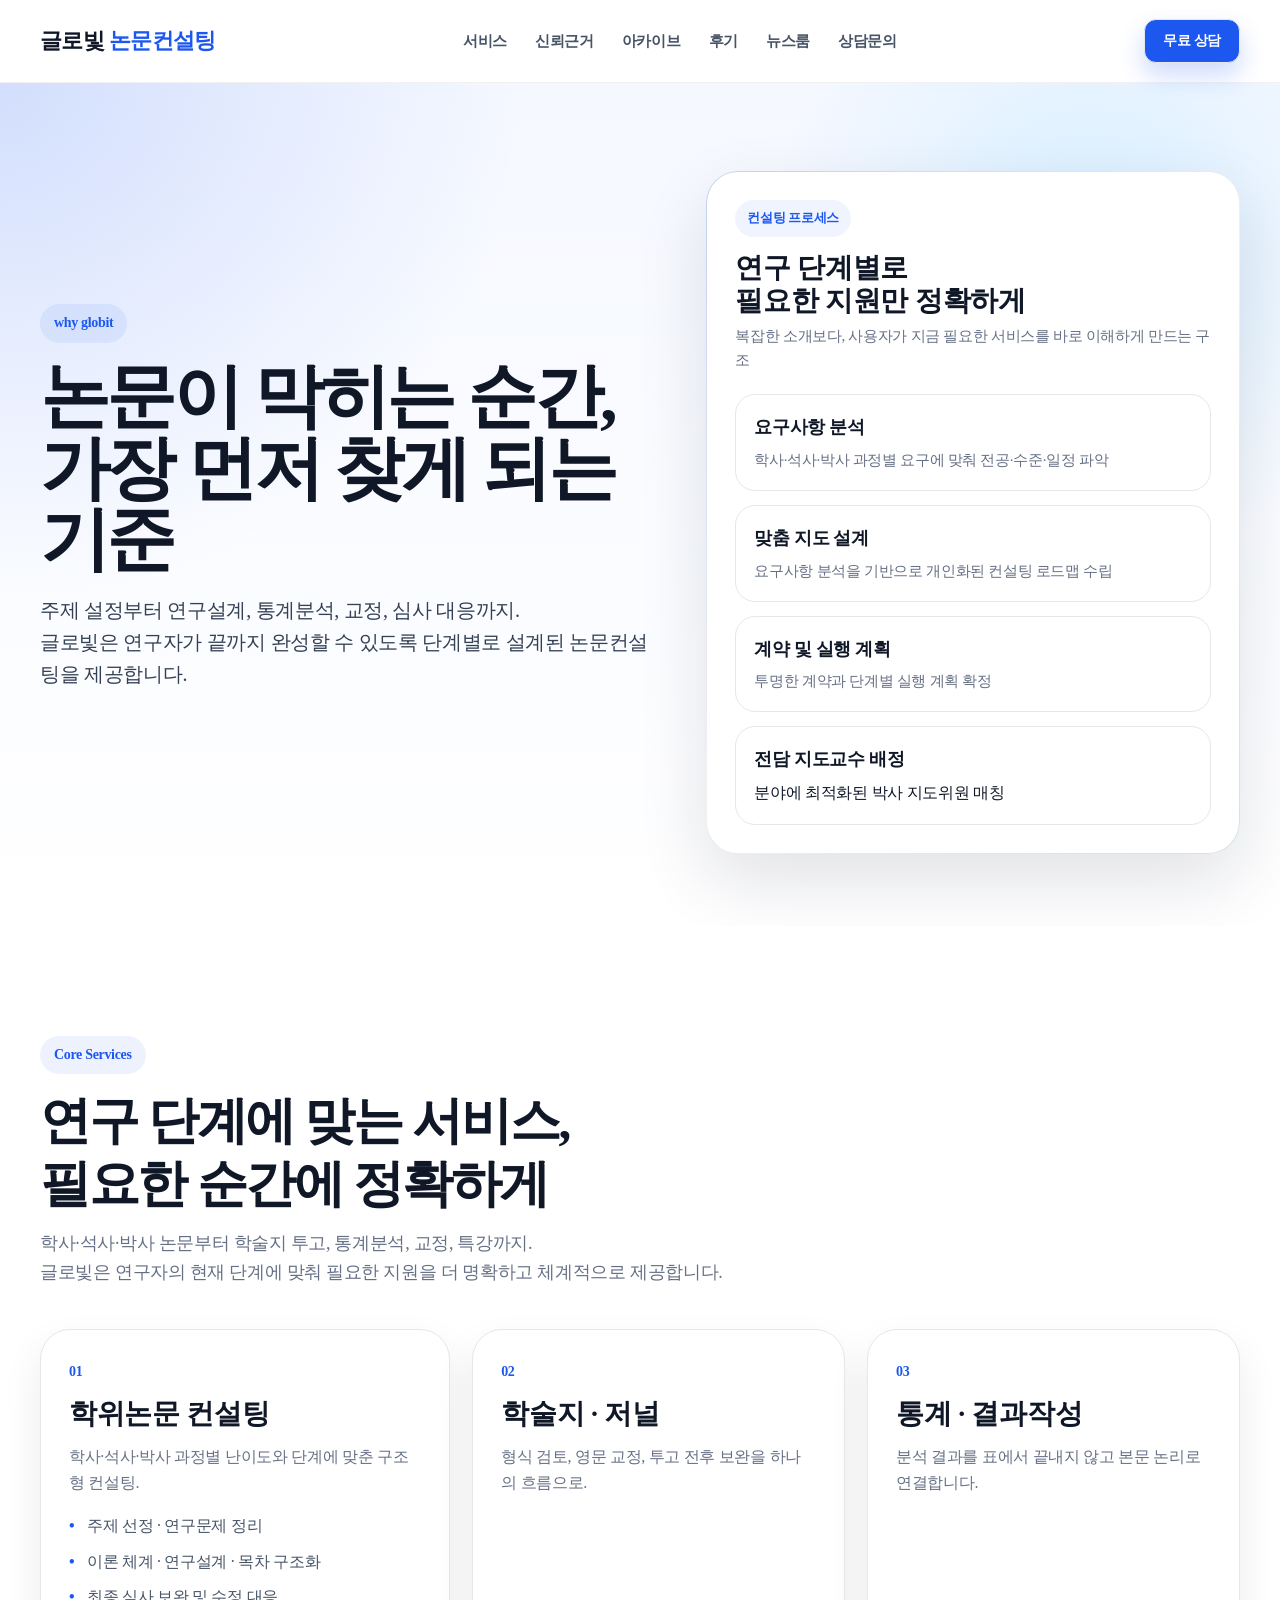
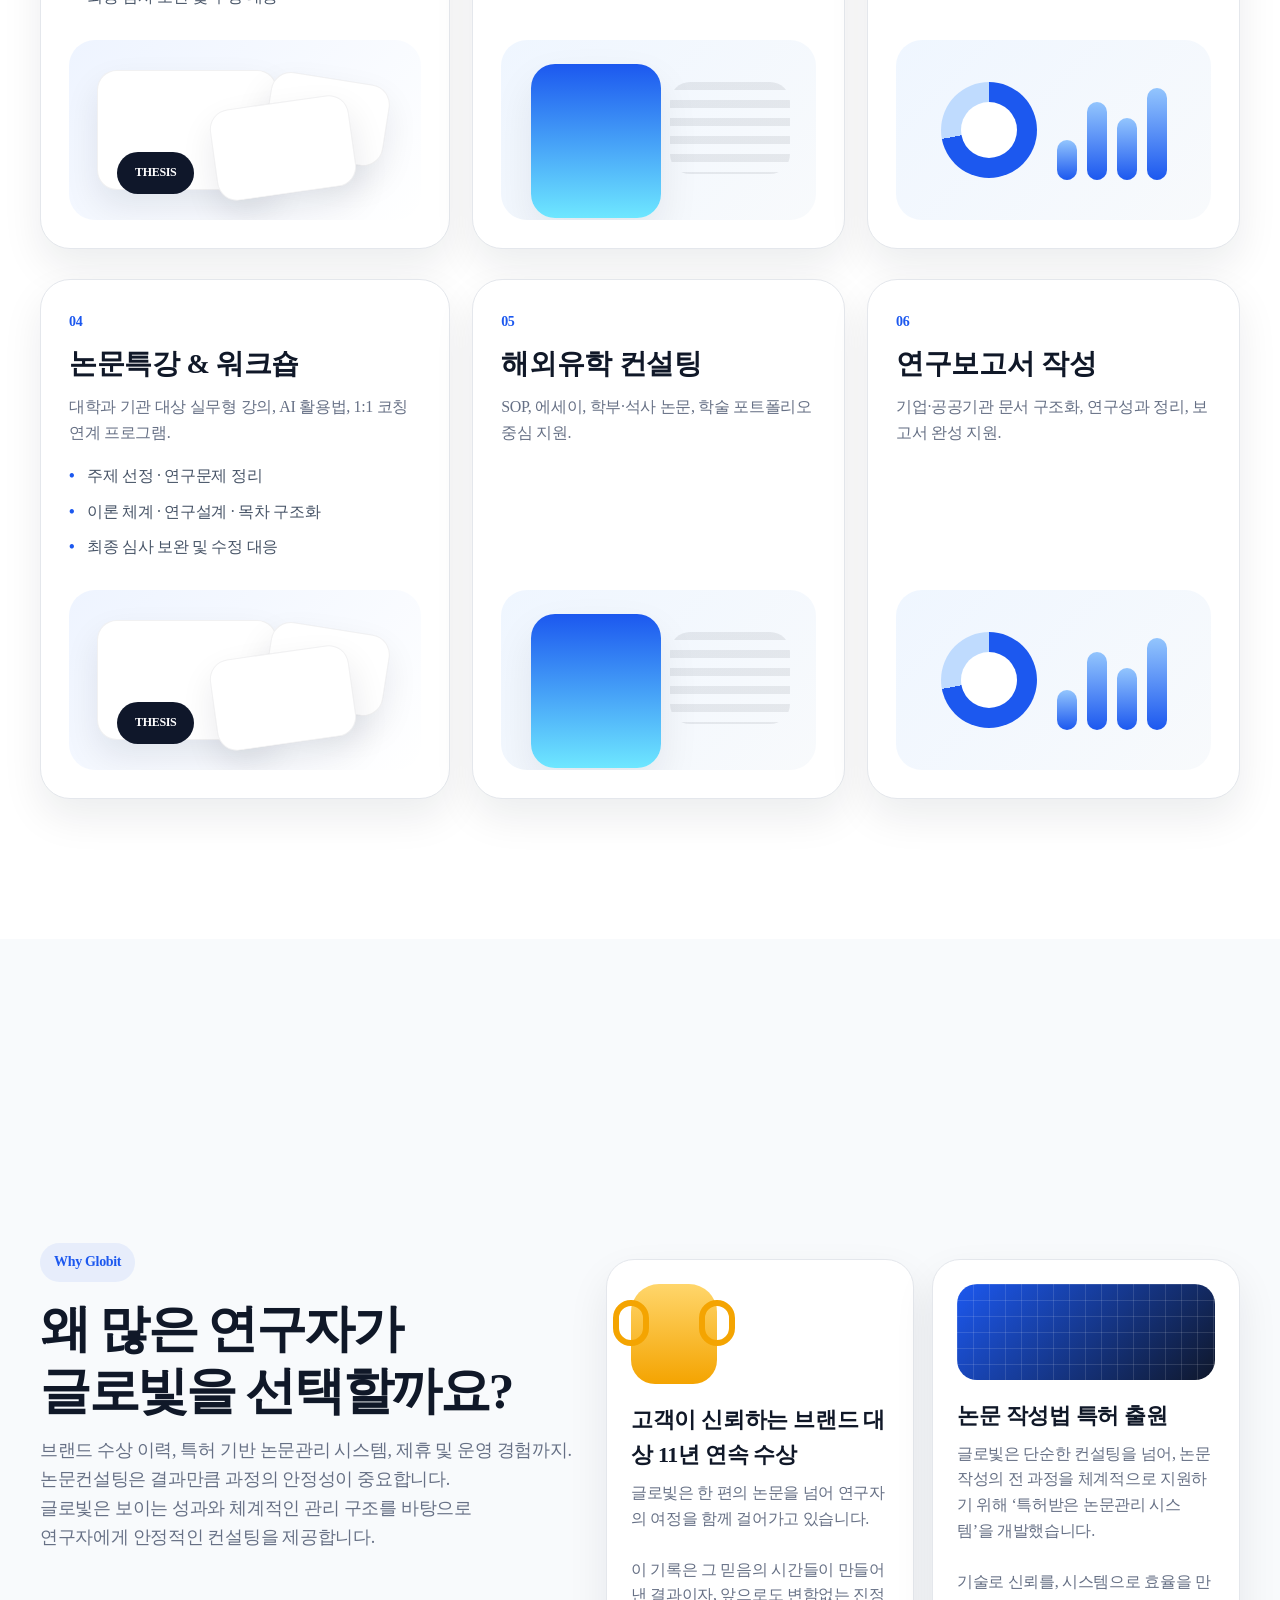
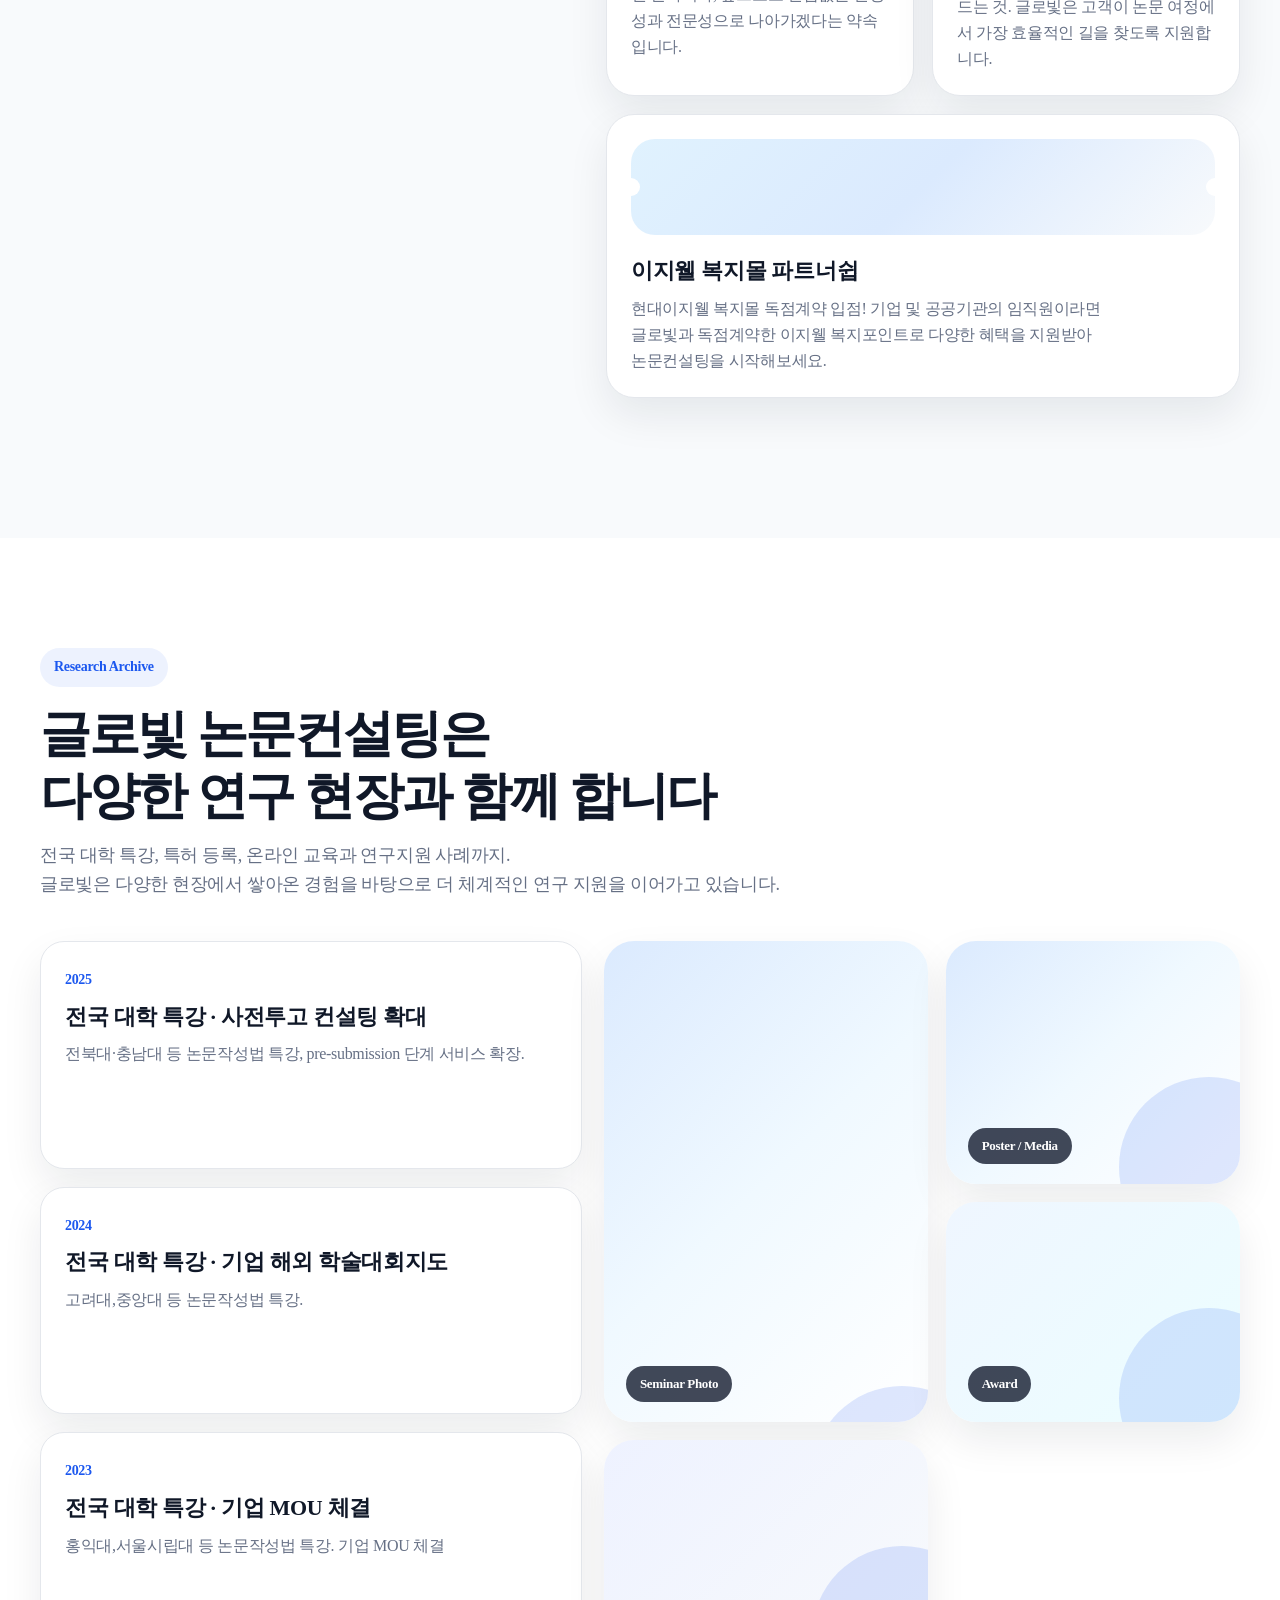
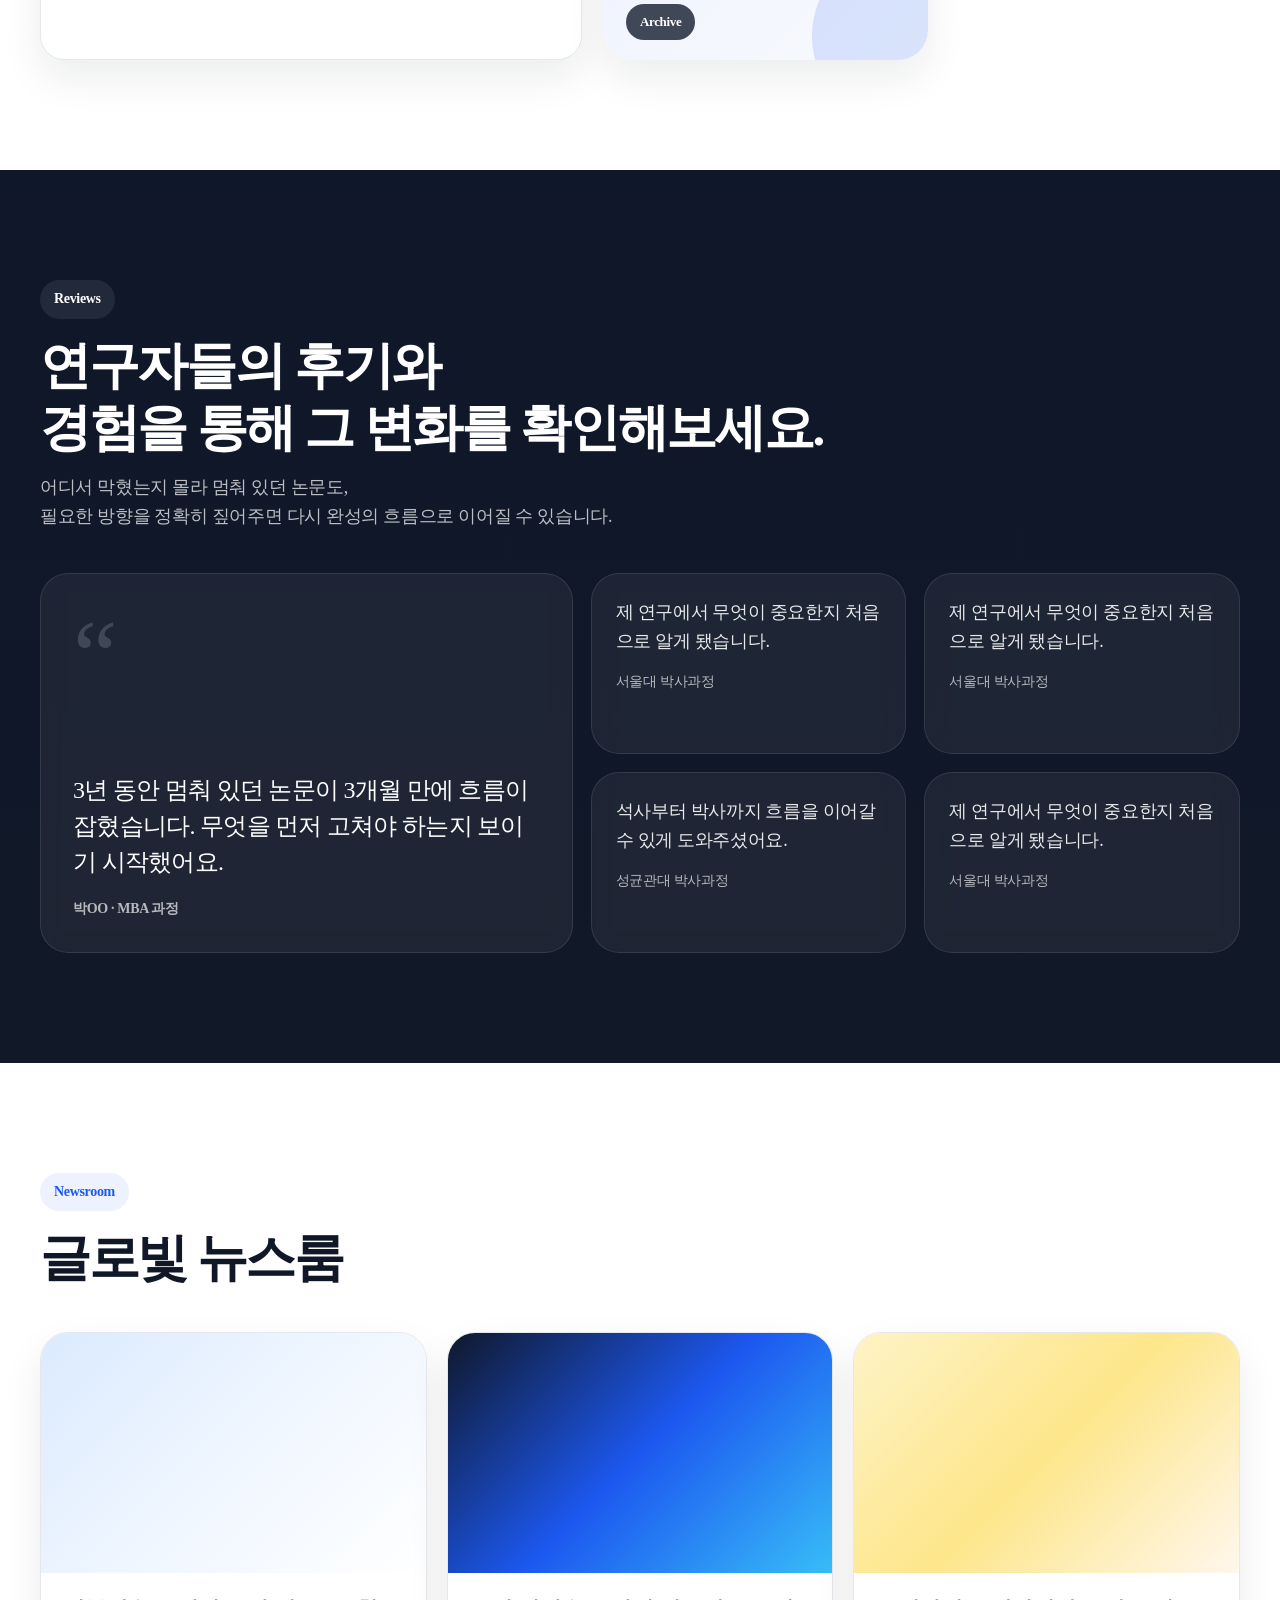
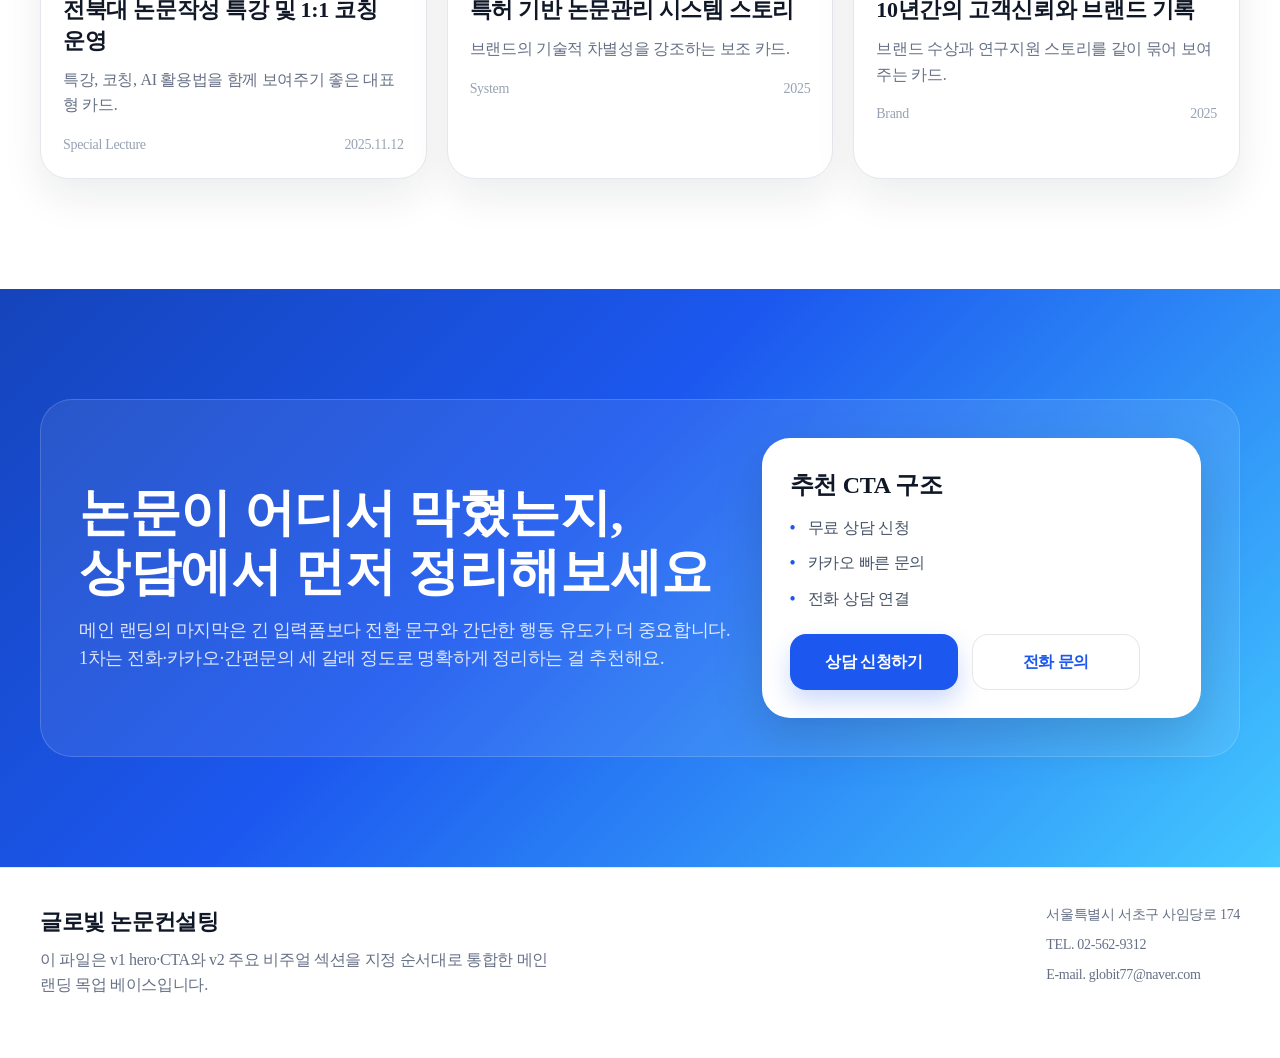
<file: index.html>
<!DOCTYPE html>
<html lang="ko"><head>
<meta http-equiv="content-type" content="text/html; charset=UTF-8">
  <meta charset="UTF-8">
  <meta name="viewport" content="width=device-width, initial-scale=1.0">
  <title>글로빛 논문컨설팅 | 통합 목업 베이스</title>
  <meta name="description" content="v1 hero와 CTA, v2 services/why globit/archive/reviews/newsroom을 결합한 통합 목업 베이스">
  <link rel="preconnect" href="https://fonts.googleapis.com">
  <link rel="preconnect" href="https://fonts.gstatic.com" crossorigin="">
  
  <link rel="stylesheet" href="/1.css">
  <link href="1.css" rel="stylesheet">
</head>
<body>
  <header class="site-header">
    <div class="wrap header-inner">
      <a href="#" class="logo">글로빛 <span>논문컨설팅</span></a>
      <nav class="gnb">
        <a href="#services">서비스</a>
        <a href="#proof">신뢰근거</a>
        <a href="#visual-archive">아카이브</a>
        <a href="#reviews">후기</a>
        <a href="#news">뉴스룸</a>
        <a href="#contact">상담문의</a>
      </nav>
      <div class="header-cta">
        <a href="#contact" class="mini-btn primary">무료 상담</a>
      </div>
    </div>
  </header>

  <main>
    <section class="hero">
      <div class="wrap hero-grid">
        <div class="hero-copy">
          <span class="eyebrow">why globit</span>
          <h1>논문이 막히는 순간,<br>가장 먼저 찾게 되는 기준</h1>
          <p class="hero-lead">
            주제 설정부터 연구설계, 통계분석, 교정, 심사 대응까지.<br>
            글로빛은 연구자가 끝까지 완성할 수 있도록 단계별로 설계된 논문컨설팅을 제공합니다.
          </p>
          

          
        </div>

        <div class="hero-card">
          <div class="card-top">
            <div>
              <span class="tag">컨설팅 프로세스</span>
              <h2>연구 단계별로<br>필요한 지원만 정확하게</h2>
              <p>복잡한 소개보다, 사용자가 지금 필요한 서비스를 바로 이해하게 만드는 구조</p>
            </div>
          </div>

          <div class="card-stack">
            <div class="stack-item">
              <strong>요구사항 분석</strong>
              <p>학사·석사·박사 과정별 요구에 맞춰 전공·수준·일정 파악</p>
            </div>
            <div class="stack-item">
              <strong>맞춤 지도 설계</strong>
              <p>요구사항 분석을 기반으로 개인화된 컨설팅 로드맵 수립</p>
            </div>
            <div class="stack-item">
              <strong>계약 및 실행 계획</strong>
              <p>투명한 계약과 단계별 실행 계획 확정</p>
            </div>
          <div class="stack-item">
            <strong>전담 지도교수 배정</strong>
            <span>분야에 최적화된 박사 지도위원 매칭</span>
          </div></div>

          
        </div>
      </div>
    </section>

    <section id="services" class="section">
      <div class="wrap">
        <div class="section-head">
          <span class="eyebrow">Core Services</span>
          <h2>연구 단계에 맞는 서비스, <br>필요한 순간에 정확하게</h2>
          <p>학사·석사·박사 논문부터 학술지 투고, 통계분석, 교정, 특강까지.


<br>
  글로빛은 연구자의 현재 단계에 맞춰 필요한 지원을 더 명확하고 체계적으로 제공합니다.</p>
        </div>

        <div class="service-showcase">
          <article class="service-panel service-panel-lg">
            <div class="service-copy">
              <span class="num">01</span>
              <h3>학위논문 컨설팅</h3>
              <p>학사·석사·박사 과정별 난이도와 단계에 맞춘 구조형 컨설팅.</p>
              <ul>
                <li>주제 선정 · 연구문제 정리</li>
                <li>이론 체계 · 연구설계 · 목차 구조화</li>
                <li>최종 심사 보완 및 수정 대응</li>
              </ul>
            </div>
            <div class="service-visual paper-flow">
              <div class="sheet main"></div>
              <div class="sheet sub one"></div>
              <div class="sheet sub two"></div>
              <div class="stamp">THESIS</div>
            </div>
          </article>

          <article class="service-panel">
            <div class="service-copy">
              <span class="num">02</span>
              <h3>학술지 · 저널</h3>
              <p>형식 검토, 영문 교정, 투고 전후 보완을 하나의 흐름으로.</p>
            </div>
            <div class="service-visual journal-visual">
              <div class="journal-cover"></div>
              <div class="journal-lines"></div>
            </div>
          </article>

          <article class="service-panel">
            <div class="service-copy">
              <span class="num">03</span>
              <h3>통계 · 결과작성</h3>
              <p>분석 결과를 표에서 끝내지 않고 본문 논리로 연결합니다.</p>
            </div>
            <div class="service-visual stats-visual">
              <div class="donut"></div>
              <div class="bars">
                <span></span><span></span><span></span><span></span>
              </div>
            </div>
          </article>
        </div>
  <div class="service-showcase">
          <article class="service-panel service-panel-lg">
            <div class="service-copy">
              <span class="num">04</span>
              <h3>논문특강 &amp; 워크숍</h3>
              <p>대학과 기관 대상 실무형 강의, AI 활용법, 1:1 코칭 연계 프로그램.</p>
              <ul>
                <li>주제 선정 · 연구문제 정리</li>
                <li>이론 체계 · 연구설계 · 목차 구조화</li>
                <li>최종 심사 보완 및 수정 대응</li>
              </ul>
            </div>
            <div class="service-visual paper-flow">
              <div class="sheet main"></div>
              <div class="sheet sub one"></div>
              <div class="sheet sub two"></div>
              <div class="stamp">THESIS</div>
            </div>
          </article>

          <article class="service-panel">
            <div class="service-copy">
              <span class="num">05</span>
              <h3>해외유학 컨설팅</h3>
              <p>SOP, 에세이, 학부·석사 논문, 학술 포트폴리오 중심 지원.</p>
            </div>
            <div class="service-visual journal-visual">
              <div class="journal-cover"></div>
              <div class="journal-lines"></div>
            </div>
          </article>

          <article class="service-panel">
            <div class="service-copy">
              <span class="num">06</span>
              <h3>연구보고서 작성</h3>
              <p>기업·공공기관 문서 구조화, 연구성과 정리, 보고서 완성 지원.</p>
            </div>
            <div class="service-visual stats-visual">
              <div class="donut"></div>
              <div class="bars">
                <span></span><span></span><span></span><span></span>
              </div>
            </div>
          </article>
        </div>

        
      </div>
    </section>

    <section id="proof" class="section section-bg proof-rich">
      <div class="wrap proof-layout">
        <div class="proof-copy-block">
          <div class="section-head left-tight">
            <span class="eyebrow">Why Globit</span>
            <h2>왜 많은 연구자가<br> 글로빛을 선택할까요?</h2>
            <p>브랜드 수상 이력, 특허 기반 논문관리 시스템, 제휴 및 운영 경험까지.
  <br>
  논문컨설팅은 결과만큼 과정의 안정성이 중요합니다.
  <br>
글로빛은 보이는 성과와 체계적인 관리 구조를 바탕으로
  <br>
 연구자에게 안정적인 컨설팅을 제공합니다.</p>
          </div>
          
        </div>

        <div class="proof-visual-grid">
          <article class="proof-visual-card trophy">
            <div class="icon-trophy"></div>
            <strong>고객이 신뢰하는 브랜드 대상 11년 연속 수상</strong>
            <p>글로빛은 한 편의 논문을 넘어 연구자의 여정을 함께 걸어가고 있습니다.
  <br><br>
이 기록은 그 믿음의 시간들이 만들어낸 결과이자,
앞으로도 변함없는 진정성과 전문성으로 나아가겠다는 약속입니다. </p>
          </article>
          <article class="proof-visual-card blueprint">
            <div class="blueprint-grid"></div>
            <strong>논문 작성법 특허 출원</strong>
            <p>글로빛은 단순한 컨설팅을 넘어,
논문 작성의 전 과정을 체계적으로 지원하기 위해
‘특허받은 논문관리 시스템’을 개발했습니다.
  <br>
  <br>
  기술로 신뢰를, 시스템으로 효율을 만드는 것.
글로빛은 고객이 논문 여정에서 가장 효율적인 길을 찾도록 지원합니다. 

</p>
          </article>
          <article class="proof-visual-card welfare">
            <div class="coupon-card"></div>
            <strong>이지웰 복지몰 파트너쉽</strong>
            <p>현대이지웰 복지몰 독점계약 입점!
  기업 및 공공기관의 임직원이라면 
  <br>
  글로빛과 독점계약한 이지웰 복지포인트로
다양한 혜택을 지원받아 
  <br>논문컨설팅을 시작해보세요. 


</p>
          </article>
        </div>
      </div>
    </section>

    <section id="visual-archive" class="section archive-visual-section">
      <div class="wrap">
        <div class="section-head">
          <span class="eyebrow">Research Archive</span>
          <h2>글로빛 논문컨설팅은<br>다양한 연구 현장과 함께 합니다</h2>
          <p>전국 대학 특강, 특허 등록, 온라인 교육과 연구지원 사례까지.
  <br>
글로빛은 다양한 현장에서 쌓아온 경험을 바탕으로 더 체계적인 연구 지원을 이어가고 있습니다.</p>
        </div>

        <div class="archive-stage">
          <div class="archive-timeline">
            <article>
              <span>2025</span>
              <h3>전국 대학 특강 · 사전투고 컨설팅 확대</h3>
              <p>전북대·충남대 등 논문작성법 특강, pre-submission 단계 서비스 확장.</p>
            </article>
            <article>
              <span>2024</span>
              <h3>전국 대학 특강 · 기업 해외 학술대회지도</h3>
              <p>고려대,중앙대 등 논문작성법 특강.</p>
            </article>
            <article>
              <span>2023</span>
              <h3>전국 대학 특강 · 기업 MOU 체결</h3>
              <p>홍익대,서울시립대 등 논문작성법 특강. 기업 MOU 체결 </p>
            </article>
          </div>

          <div class="archive-gallery">
            <div class="gallery-card tall">
              <div class="gallery-label">Seminar Photo</div>
            </div>
            <div class="gallery-card wide">
              <div class="gallery-label">Poster / Media</div>
            </div>
            <div class="gallery-card square one">
              <div class="gallery-label">Award</div>
            </div>
            <div class="gallery-card square two">
              <div class="gallery-label">Archive</div>
            </div>
          </div>
        </div>
      </div>
    </section>

    <section id="reviews" class="section reviews dark-section">
      <div class="wrap">
        <div class="section-head">
          <span class="eyebrow dark">Reviews</span>
          <h2>연구자들의 후기와<br>경험을 통해 그 변화를 확인해보세요.</h2>
          <p>어디서 막혔는지 몰라 멈춰 있던 논문도,
  <br>
필요한 방향을 정확히 짚어주면 다시 완성의 흐름으로 이어질 수 있습니다.</p>
        </div>

        <div class="review-mosaic">
          <article class="review-featured">
            <div class="quote-mark">“</div>
            <p>3년 동안 멈춰 있던 논문이 3개월 만에 흐름이 잡혔습니다. 무엇을 먼저 고쳐야 하는지 보이기 시작했어요.</p>
            <strong>박OO · MBA 과정</strong>
          </article>
          <article class="review-card">
            <p>제 연구에서 무엇이 중요한지 처음으로 알게 됐습니다.</p>
            <span>서울대 박사과정</span>
          </article>
         <article class="review-card">
            <p>제 연구에서 무엇이 중요한지 처음으로 알게 됐습니다.</p>
            <span>서울대 박사과정</span>
          </article>
          <article class="review-card">
            <p>석사부터 박사까지 흐름을 이어갈 수 있게 도와주셨어요.</p>
            <span>성균관대 박사과정</span>
          </article>
  <article class="review-card">
            <p>제 연구에서 무엇이 중요한지 처음으로 알게 됐습니다.</p>
            <span>서울대 박사과정</span>
          </article>
        </div>
      </div>
    </section>

    <section id="news" class="section news-rich">
      <div class="wrap">
        <div class="section-head">
          <span class="eyebrow">Newsroom</span>
          <h2>글로빛 뉴스룸<br></h2>
          <p></p>
        </div>

        <div class="news-grid visual-news-grid">
          <article class="news-card rich">
            <div class="news-thumb thumb-seminar"></div>
            <div class="news-body">
              <strong>전북대 논문작성 특강 및 1:1 코칭 운영</strong>
              <p>특강, 코칭, AI 활용법을 함께 보여주기 좋은 대표형 카드.</p>
              <div class="news-meta"><span>Special Lecture</span><span>2025.11.12</span></div>
            </div>
          </article>
          <article class="news-card rich">
            <div class="news-thumb thumb-system"></div>
            <div class="news-body">
              <strong>특허 기반 논문관리 시스템 스토리</strong>
              <p>브랜드의 기술적 차별성을 강조하는 보조 카드.</p>
              <div class="news-meta"><span>System</span><span>2025</span></div>
            </div>
          </article>
          <article class="news-card rich">
            <div class="news-thumb thumb-brand"></div>
            <div class="news-body">
              <strong>10년간의 고객신뢰와 브랜드 기록</strong>
              <p>브랜드 수상과 연구지원 스토리를 같이 묶어 보여주는 카드.</p>
              <div class="news-meta"><span>Brand</span><span>2025</span></div>
            </div>
          </article>
        </div>
      </div>
    </section>

    <section id="contact" class="cta">
      <div class="wrap">
        <div class="cta-box">
          <div class="cta-copy">
            <h2>논문이 어디서 막혔는지,<br>상담에서 먼저 정리해보세요</h2>
            <p>
              메인 랜딩의 마지막은 긴 입력폼보다 전환 문구와 간단한 행동 유도가 더 중요합니다.
              1차는 전화·카카오·간편문의 세 갈래 정도로 명확하게 정리하는 걸 추천해요.
            </p>
          </div>
          <div class="cta-panel">
            <strong>추천 CTA 구조</strong>
            <ul>
              <li>무료 상담 신청</li>
              <li>카카오 빠른 문의</li>
              <li>전화 상담 연결</li>
            </ul>
            <div class="btns">
              <a href="#" class="btn primary">상담 신청하기</a>
              <a href="#" class="btn secondary white">전화 문의</a>
            </div>
          </div>
        </div>
      </div>
    </section>
  </main>

  <footer class="site-footer">
    <div class="wrap footer-top">
      <div class="footer-brand">
        <strong>글로빛 논문컨설팅</strong>
        <p>이 파일은 v1 hero·CTA와 v2 주요 비주얼 섹션을 지정 순서대로 통합한 메인 랜딩 목업 베이스입니다.</p>
      </div>
      <div class="footer-meta">
        <span>서울특별시 서초구 사임당로 174</span>
        <span>TEL. 02-562-9312</span>
        <span>E-mail. globit77@naver.com</span>
      </div>
    </div>
  </footer>


</body></html>
</file>
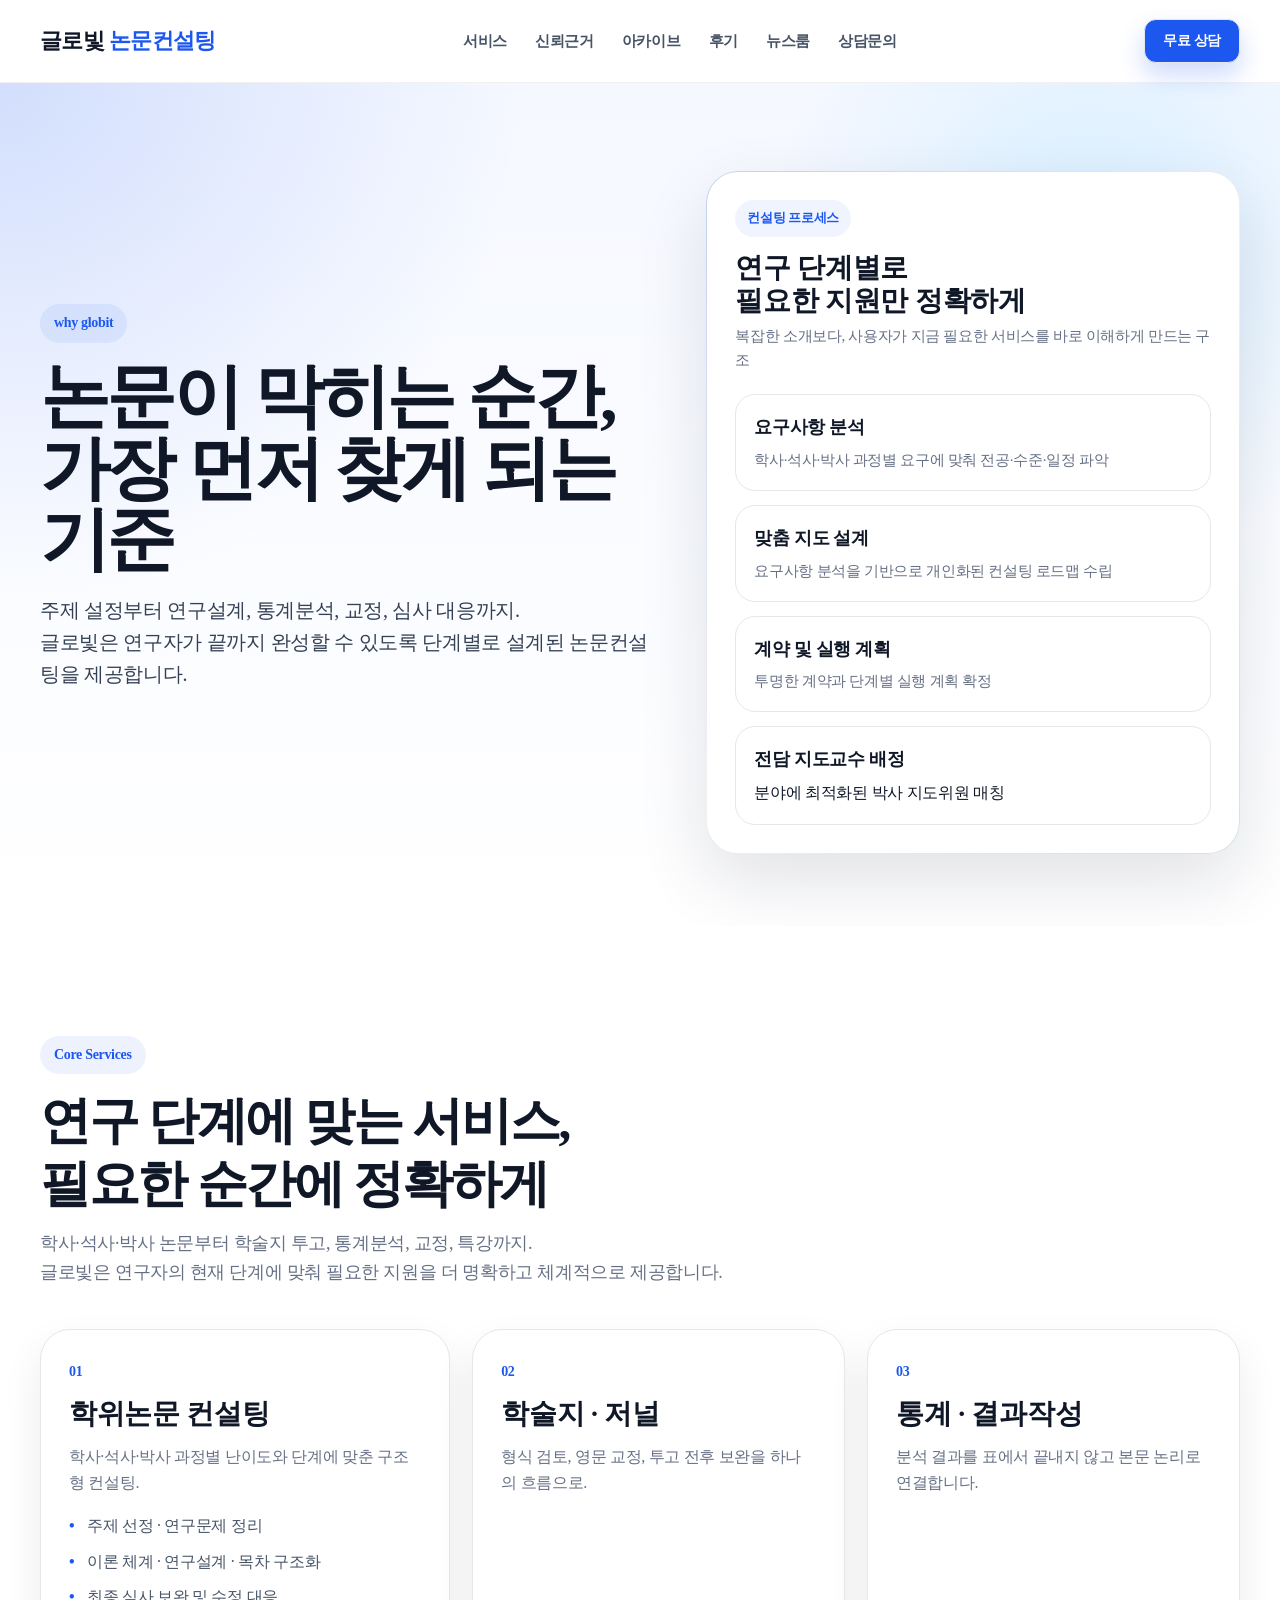
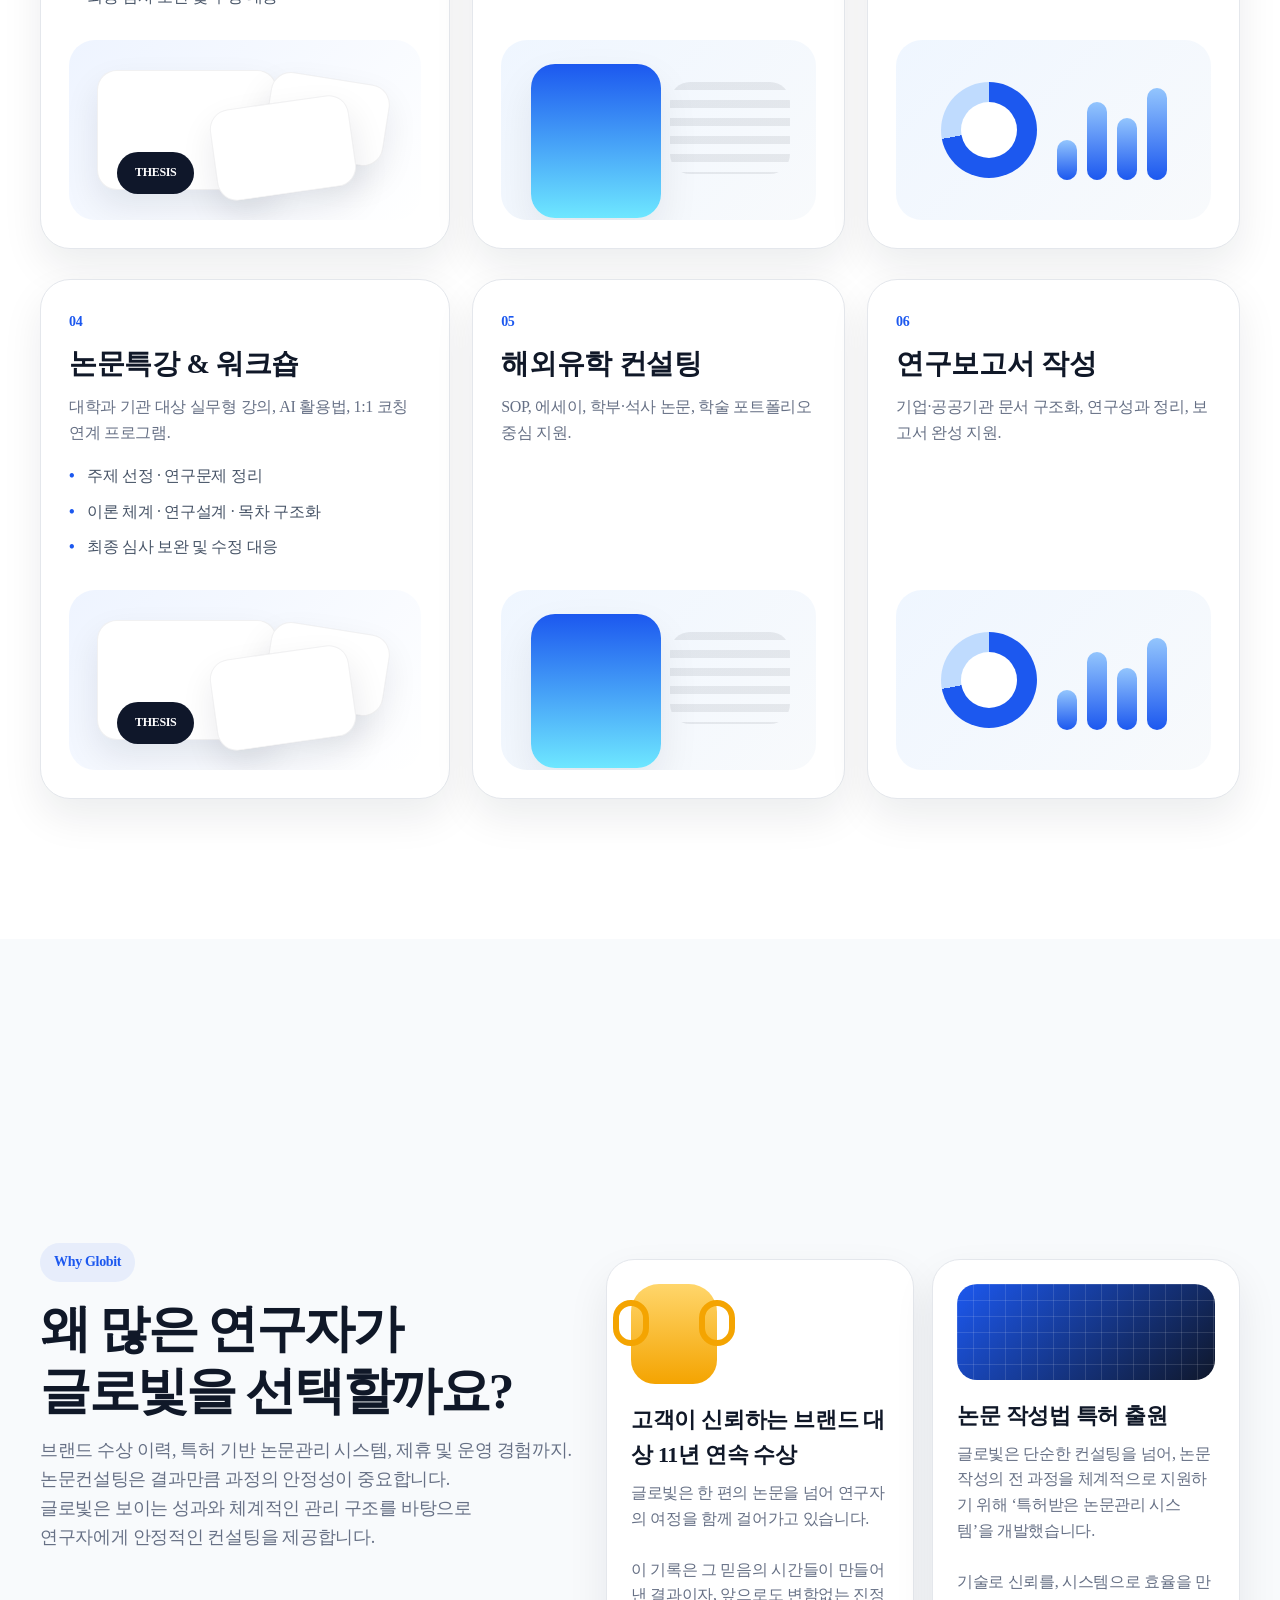
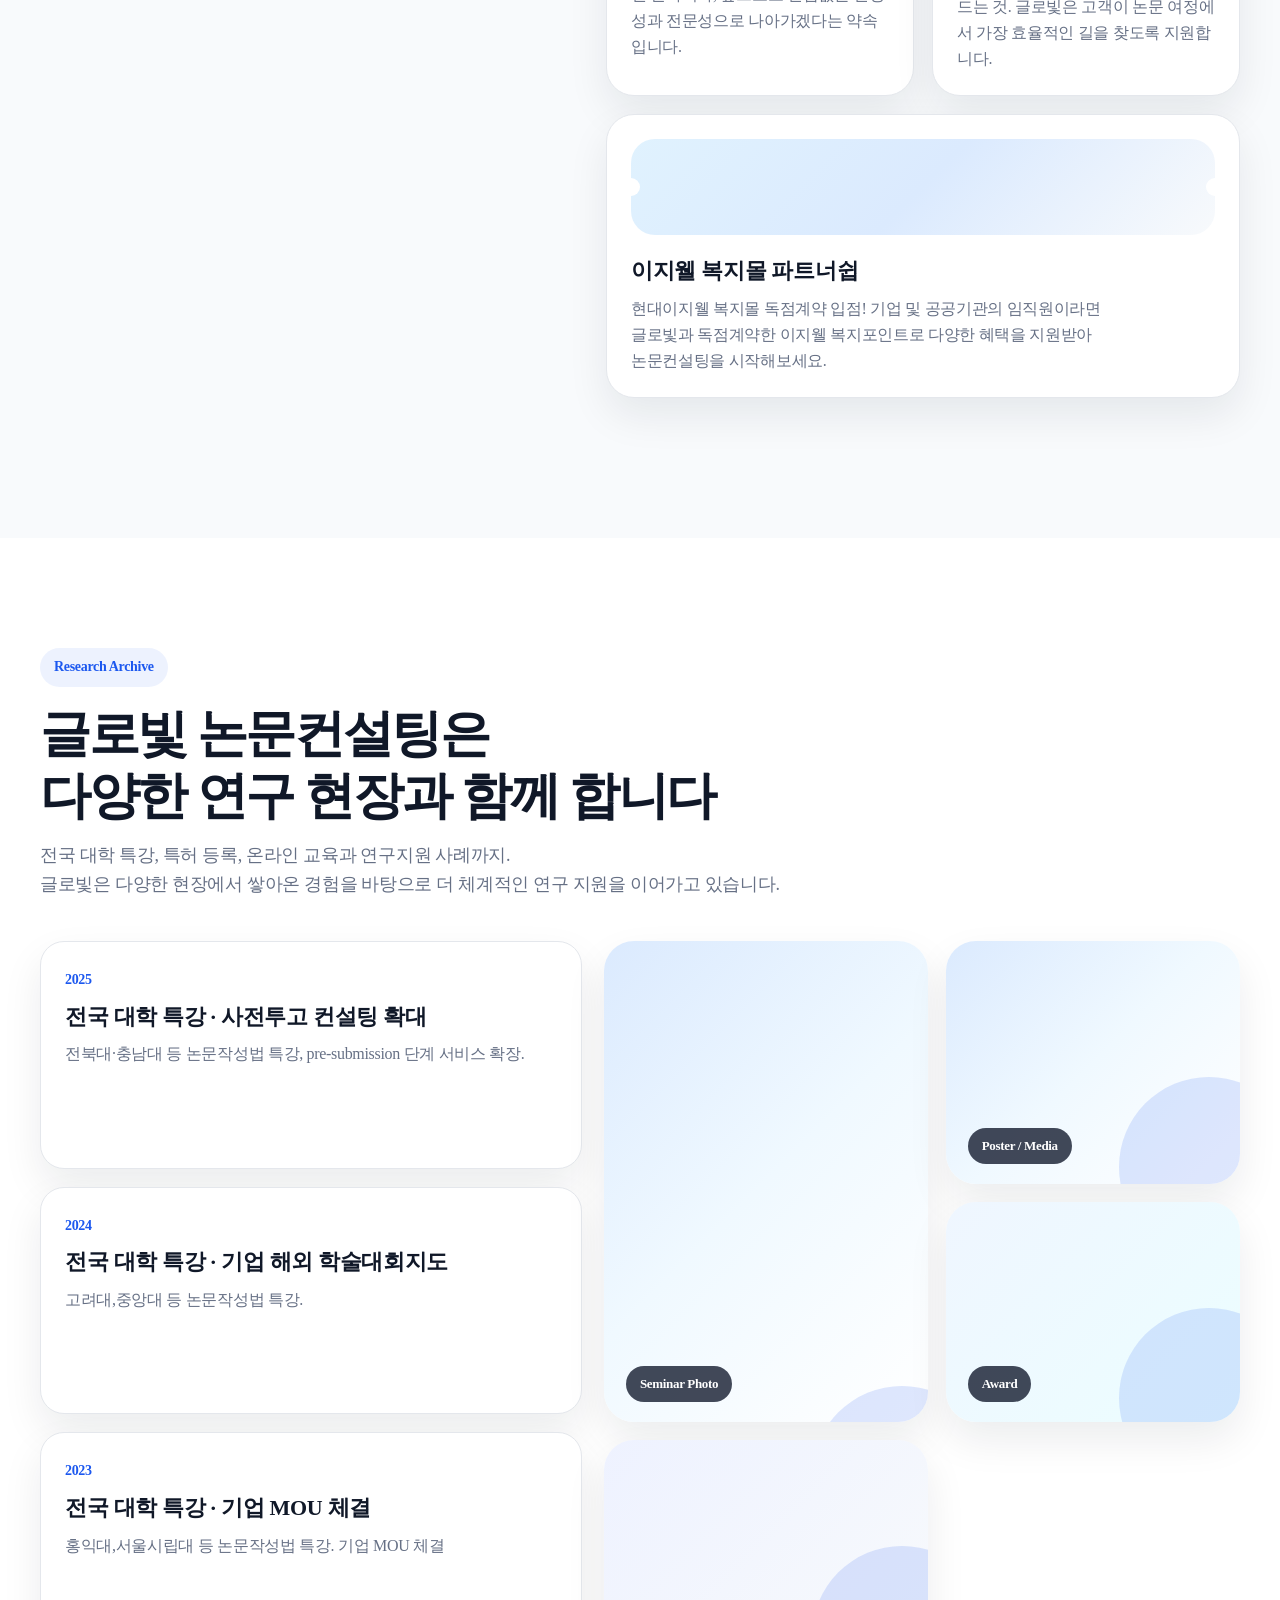
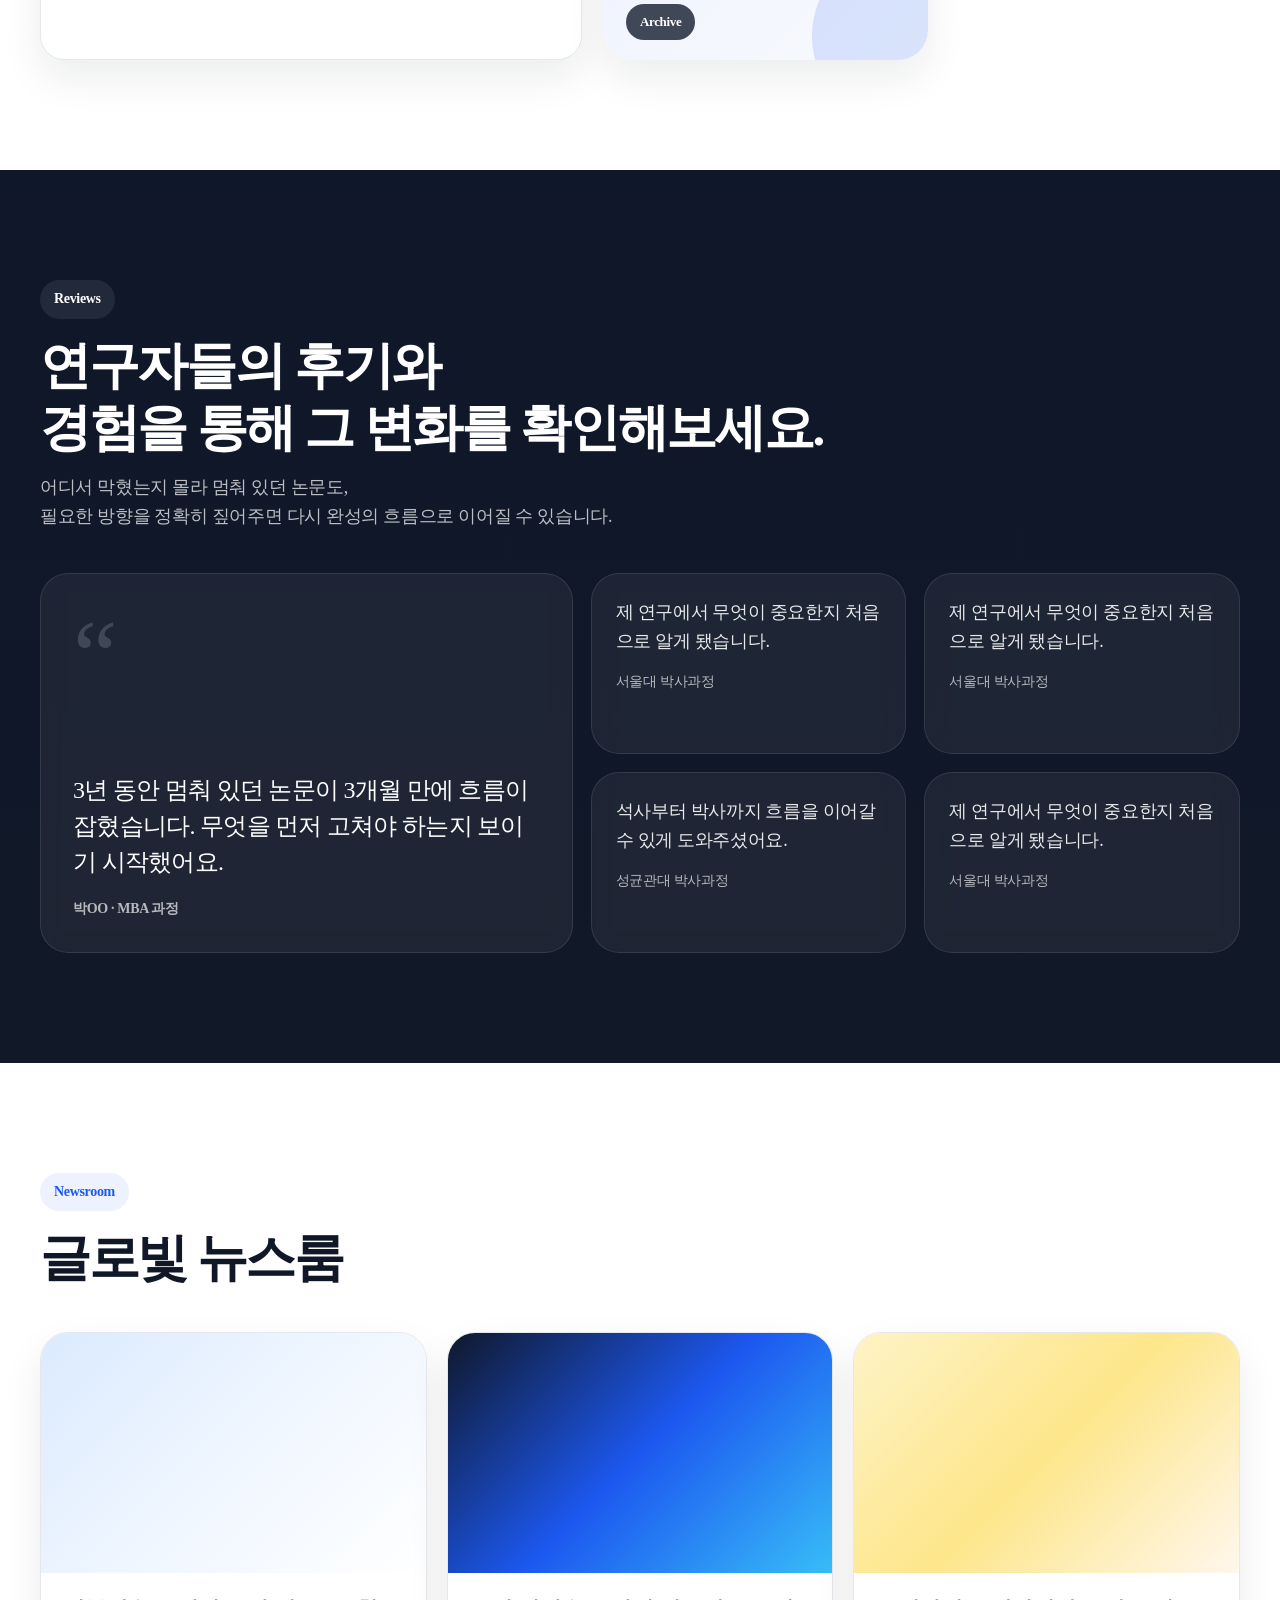
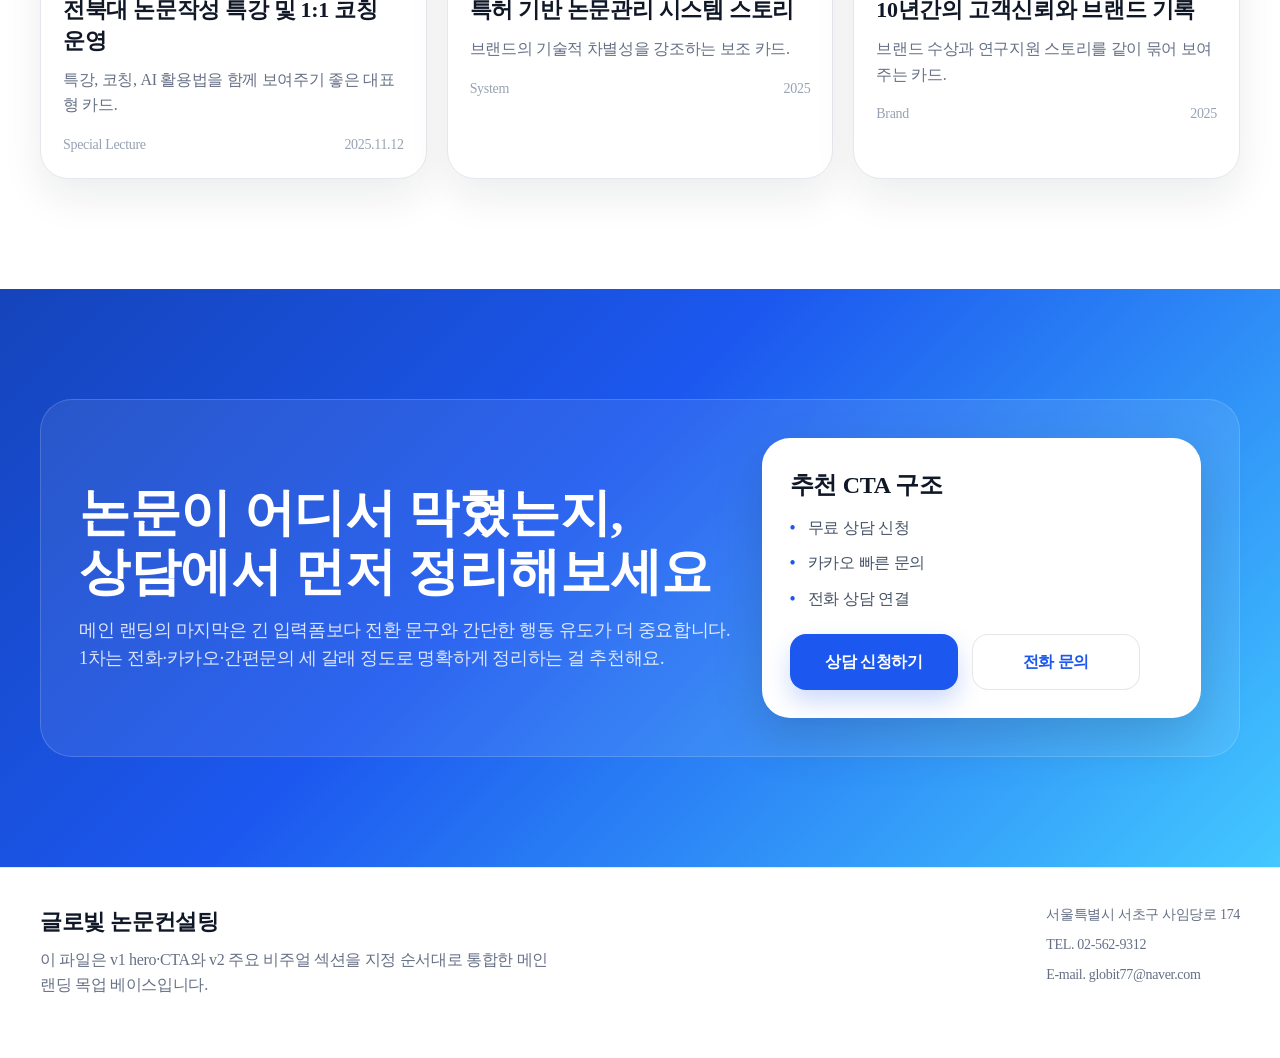
<file: 1.html>
<!DOCTYPE html>
<html lang="ko"><head>
<meta http-equiv="content-type" content="text/html; charset=UTF-8">
  <meta charset="UTF-8">
  <meta name="viewport" content="width=device-width, initial-scale=1.0">
  <title>글로빛 논문컨설팅 | 통합 목업 베이스</title>
  <meta name="description" content="v1 hero와 CTA, v2 services/why globit/archive/reviews/newsroom을 결합한 통합 목업 베이스">
  <link rel="preconnect" href="https://fonts.googleapis.com">
  <link rel="preconnect" href="https://fonts.gstatic.com" crossorigin="">
  <link href="1.css" rel="stylesheet">
  <link rel="stylesheet" href="/1.css">
</head>
<body>
  <header class="site-header">
    <div class="wrap header-inner">
      <a href="#" class="logo">글로빛 <span>논문컨설팅</span></a>
      <nav class="gnb">
        <a href="#services">서비스</a>
        <a href="#proof">신뢰근거</a>
        <a href="#visual-archive">아카이브</a>
        <a href="#reviews">후기</a>
        <a href="#news">뉴스룸</a>
        <a href="#contact">상담문의</a>
      </nav>
      <div class="header-cta">
        <a href="#contact" class="mini-btn primary">무료 상담</a>
      </div>
    </div>
  </header>

  <main>
    <section class="hero">
      <div class="wrap hero-grid">
        <div class="hero-copy">
          <span class="eyebrow">why globit</span>
          <h1>논문이 막히는 순간,<br>가장 먼저 찾게 되는 기준</h1>
          <p class="hero-lead">
            주제 설정부터 연구설계, 통계분석, 교정, 심사 대응까지.<br>
            글로빛은 연구자가 끝까지 완성할 수 있도록 단계별로 설계된 논문컨설팅을 제공합니다.
          </p>
          

          
        </div>

        <div class="hero-card">
          <div class="card-top">
            <div>
              <span class="tag">컨설팅 프로세스</span>
              <h2>연구 단계별로<br>필요한 지원만 정확하게</h2>
              <p>복잡한 소개보다, 사용자가 지금 필요한 서비스를 바로 이해하게 만드는 구조</p>
            </div>
          </div>

          <div class="card-stack">
            <div class="stack-item">
              <strong>요구사항 분석</strong>
              <p>학사·석사·박사 과정별 요구에 맞춰 전공·수준·일정 파악</p>
            </div>
            <div class="stack-item">
              <strong>맞춤 지도 설계</strong>
              <p>요구사항 분석을 기반으로 개인화된 컨설팅 로드맵 수립</p>
            </div>
            <div class="stack-item">
              <strong>계약 및 실행 계획</strong>
              <p>투명한 계약과 단계별 실행 계획 확정</p>
            </div>
          <div class="stack-item">
            <strong>전담 지도교수 배정</strong>
            <span>분야에 최적화된 박사 지도위원 매칭</span>
          </div></div>

          
        </div>
      </div>
    </section>

    <section id="services" class="section">
      <div class="wrap">
        <div class="section-head">
          <span class="eyebrow">Core Services</span>
          <h2>연구 단계에 맞는 서비스, <br>필요한 순간에 정확하게</h2>
          <p>학사·석사·박사 논문부터 학술지 투고, 통계분석, 교정, 특강까지.


<br>
  글로빛은 연구자의 현재 단계에 맞춰 필요한 지원을 더 명확하고 체계적으로 제공합니다.</p>
        </div>

        <div class="service-showcase">
          <article class="service-panel service-panel-lg">
            <div class="service-copy">
              <span class="num">01</span>
              <h3>학위논문 컨설팅</h3>
              <p>학사·석사·박사 과정별 난이도와 단계에 맞춘 구조형 컨설팅.</p>
              <ul>
                <li>주제 선정 · 연구문제 정리</li>
                <li>이론 체계 · 연구설계 · 목차 구조화</li>
                <li>최종 심사 보완 및 수정 대응</li>
              </ul>
            </div>
            <div class="service-visual paper-flow">
              <div class="sheet main"></div>
              <div class="sheet sub one"></div>
              <div class="sheet sub two"></div>
              <div class="stamp">THESIS</div>
            </div>
          </article>

          <article class="service-panel">
            <div class="service-copy">
              <span class="num">02</span>
              <h3>학술지 · 저널</h3>
              <p>형식 검토, 영문 교정, 투고 전후 보완을 하나의 흐름으로.</p>
            </div>
            <div class="service-visual journal-visual">
              <div class="journal-cover"></div>
              <div class="journal-lines"></div>
            </div>
          </article>

          <article class="service-panel">
            <div class="service-copy">
              <span class="num">03</span>
              <h3>통계 · 결과작성</h3>
              <p>분석 결과를 표에서 끝내지 않고 본문 논리로 연결합니다.</p>
            </div>
            <div class="service-visual stats-visual">
              <div class="donut"></div>
              <div class="bars">
                <span></span><span></span><span></span><span></span>
              </div>
            </div>
          </article>
        </div>
  <div class="service-showcase">
          <article class="service-panel service-panel-lg">
            <div class="service-copy">
              <span class="num">04</span>
              <h3>논문특강 &amp; 워크숍</h3>
              <p>대학과 기관 대상 실무형 강의, AI 활용법, 1:1 코칭 연계 프로그램.</p>
              <ul>
                <li>주제 선정 · 연구문제 정리</li>
                <li>이론 체계 · 연구설계 · 목차 구조화</li>
                <li>최종 심사 보완 및 수정 대응</li>
              </ul>
            </div>
            <div class="service-visual paper-flow">
              <div class="sheet main"></div>
              <div class="sheet sub one"></div>
              <div class="sheet sub two"></div>
              <div class="stamp">THESIS</div>
            </div>
          </article>

          <article class="service-panel">
            <div class="service-copy">
              <span class="num">05</span>
              <h3>해외유학 컨설팅</h3>
              <p>SOP, 에세이, 학부·석사 논문, 학술 포트폴리오 중심 지원.</p>
            </div>
            <div class="service-visual journal-visual">
              <div class="journal-cover"></div>
              <div class="journal-lines"></div>
            </div>
          </article>

          <article class="service-panel">
            <div class="service-copy">
              <span class="num">06</span>
              <h3>연구보고서 작성</h3>
              <p>기업·공공기관 문서 구조화, 연구성과 정리, 보고서 완성 지원.</p>
            </div>
            <div class="service-visual stats-visual">
              <div class="donut"></div>
              <div class="bars">
                <span></span><span></span><span></span><span></span>
              </div>
            </div>
          </article>
        </div>

        
      </div>
    </section>

    <section id="proof" class="section section-bg proof-rich">
      <div class="wrap proof-layout">
        <div class="proof-copy-block">
          <div class="section-head left-tight">
            <span class="eyebrow">Why Globit</span>
            <h2>왜 많은 연구자가<br> 글로빛을 선택할까요?</h2>
            <p>브랜드 수상 이력, 특허 기반 논문관리 시스템, 제휴 및 운영 경험까지.
  <br>
  논문컨설팅은 결과만큼 과정의 안정성이 중요합니다.
  <br>
글로빛은 보이는 성과와 체계적인 관리 구조를 바탕으로
  <br>
 연구자에게 안정적인 컨설팅을 제공합니다.</p>
          </div>
          
        </div>

        <div class="proof-visual-grid">
          <article class="proof-visual-card trophy">
            <div class="icon-trophy"></div>
            <strong>고객이 신뢰하는 브랜드 대상 11년 연속 수상</strong>
            <p>글로빛은 한 편의 논문을 넘어 연구자의 여정을 함께 걸어가고 있습니다.
  <br><br>
이 기록은 그 믿음의 시간들이 만들어낸 결과이자,
앞으로도 변함없는 진정성과 전문성으로 나아가겠다는 약속입니다. </p>
          </article>
          <article class="proof-visual-card blueprint">
            <div class="blueprint-grid"></div>
            <strong>논문 작성법 특허 출원</strong>
            <p>글로빛은 단순한 컨설팅을 넘어,
논문 작성의 전 과정을 체계적으로 지원하기 위해
‘특허받은 논문관리 시스템’을 개발했습니다.
  <br>
  <br>
  기술로 신뢰를, 시스템으로 효율을 만드는 것.
글로빛은 고객이 논문 여정에서 가장 효율적인 길을 찾도록 지원합니다. 

</p>
          </article>
          <article class="proof-visual-card welfare">
            <div class="coupon-card"></div>
            <strong>이지웰 복지몰 파트너쉽</strong>
            <p>현대이지웰 복지몰 독점계약 입점!
  기업 및 공공기관의 임직원이라면 
  <br>
  글로빛과 독점계약한 이지웰 복지포인트로
다양한 혜택을 지원받아 
  <br>논문컨설팅을 시작해보세요. 


</p>
          </article>
        </div>
      </div>
    </section>

    <section id="visual-archive" class="section archive-visual-section">
      <div class="wrap">
        <div class="section-head">
          <span class="eyebrow">Research Archive</span>
          <h2>글로빛 논문컨설팅은<br>다양한 연구 현장과 함께 합니다</h2>
          <p>전국 대학 특강, 특허 등록, 온라인 교육과 연구지원 사례까지.
  <br>
글로빛은 다양한 현장에서 쌓아온 경험을 바탕으로 더 체계적인 연구 지원을 이어가고 있습니다.</p>
        </div>

        <div class="archive-stage">
          <div class="archive-timeline">
            <article>
              <span>2025</span>
              <h3>전국 대학 특강 · 사전투고 컨설팅 확대</h3>
              <p>전북대·충남대 등 논문작성법 특강, pre-submission 단계 서비스 확장.</p>
            </article>
            <article>
              <span>2024</span>
              <h3>전국 대학 특강 · 기업 해외 학술대회지도</h3>
              <p>고려대,중앙대 등 논문작성법 특강.</p>
            </article>
            <article>
              <span>2023</span>
              <h3>전국 대학 특강 · 기업 MOU 체결</h3>
              <p>홍익대,서울시립대 등 논문작성법 특강. 기업 MOU 체결 </p>
            </article>
          </div>

          <div class="archive-gallery">
            <div class="gallery-card tall">
              <div class="gallery-label">Seminar Photo</div>
            </div>
            <div class="gallery-card wide">
              <div class="gallery-label">Poster / Media</div>
            </div>
            <div class="gallery-card square one">
              <div class="gallery-label">Award</div>
            </div>
            <div class="gallery-card square two">
              <div class="gallery-label">Archive</div>
            </div>
          </div>
        </div>
      </div>
    </section>

    <section id="reviews" class="section reviews dark-section">
      <div class="wrap">
        <div class="section-head">
          <span class="eyebrow dark">Reviews</span>
          <h2>연구자들의 후기와<br>경험을 통해 그 변화를 확인해보세요.</h2>
          <p>어디서 막혔는지 몰라 멈춰 있던 논문도,
  <br>
필요한 방향을 정확히 짚어주면 다시 완성의 흐름으로 이어질 수 있습니다.</p>
        </div>

        <div class="review-mosaic">
          <article class="review-featured">
            <div class="quote-mark">“</div>
            <p>3년 동안 멈춰 있던 논문이 3개월 만에 흐름이 잡혔습니다. 무엇을 먼저 고쳐야 하는지 보이기 시작했어요.</p>
            <strong>박OO · MBA 과정</strong>
          </article>
          <article class="review-card">
            <p>제 연구에서 무엇이 중요한지 처음으로 알게 됐습니다.</p>
            <span>서울대 박사과정</span>
          </article>
         <article class="review-card">
            <p>제 연구에서 무엇이 중요한지 처음으로 알게 됐습니다.</p>
            <span>서울대 박사과정</span>
          </article>
          <article class="review-card">
            <p>석사부터 박사까지 흐름을 이어갈 수 있게 도와주셨어요.</p>
            <span>성균관대 박사과정</span>
          </article>
  <article class="review-card">
            <p>제 연구에서 무엇이 중요한지 처음으로 알게 됐습니다.</p>
            <span>서울대 박사과정</span>
          </article>
        </div>
      </div>
    </section>

    <section id="news" class="section news-rich">
      <div class="wrap">
        <div class="section-head">
          <span class="eyebrow">Newsroom</span>
          <h2>글로빛 뉴스룸<br></h2>
          <p></p>
        </div>

        <div class="news-grid visual-news-grid">
          <article class="news-card rich">
            <div class="news-thumb thumb-seminar"></div>
            <div class="news-body">
              <strong>전북대 논문작성 특강 및 1:1 코칭 운영</strong>
              <p>특강, 코칭, AI 활용법을 함께 보여주기 좋은 대표형 카드.</p>
              <div class="news-meta"><span>Special Lecture</span><span>2025.11.12</span></div>
            </div>
          </article>
          <article class="news-card rich">
            <div class="news-thumb thumb-system"></div>
            <div class="news-body">
              <strong>특허 기반 논문관리 시스템 스토리</strong>
              <p>브랜드의 기술적 차별성을 강조하는 보조 카드.</p>
              <div class="news-meta"><span>System</span><span>2025</span></div>
            </div>
          </article>
          <article class="news-card rich">
            <div class="news-thumb thumb-brand"></div>
            <div class="news-body">
              <strong>10년간의 고객신뢰와 브랜드 기록</strong>
              <p>브랜드 수상과 연구지원 스토리를 같이 묶어 보여주는 카드.</p>
              <div class="news-meta"><span>Brand</span><span>2025</span></div>
            </div>
          </article>
        </div>
      </div>
    </section>

    <section id="contact" class="cta">
      <div class="wrap">
        <div class="cta-box">
          <div class="cta-copy">
            <h2>논문이 어디서 막혔는지,<br>상담에서 먼저 정리해보세요</h2>
            <p>
              메인 랜딩의 마지막은 긴 입력폼보다 전환 문구와 간단한 행동 유도가 더 중요합니다.
              1차는 전화·카카오·간편문의 세 갈래 정도로 명확하게 정리하는 걸 추천해요.
            </p>
          </div>
          <div class="cta-panel">
            <strong>추천 CTA 구조</strong>
            <ul>
              <li>무료 상담 신청</li>
              <li>카카오 빠른 문의</li>
              <li>전화 상담 연결</li>
            </ul>
            <div class="btns">
              <a href="#" class="btn primary">상담 신청하기</a>
              <a href="#" class="btn secondary white">전화 문의</a>
            </div>
          </div>
        </div>
      </div>
    </section>
  </main>

  <footer class="site-footer">
    <div class="wrap footer-top">
      <div class="footer-brand">
        <strong>글로빛 논문컨설팅</strong>
        <p>이 파일은 v1 hero·CTA와 v2 주요 비주얼 섹션을 지정 순서대로 통합한 메인 랜딩 목업 베이스입니다.</p>
      </div>
      <div class="footer-meta">
        <span>서울특별시 서초구 사임당로 174</span>
        <span>TEL. 02-562-9312</span>
        <span>E-mail. globit77@naver.com</span>
      </div>
    </div>
  </footer>


</body></html>
</file>
<file: 1.css>
:root {
  --primary: #1c58ef;
  --primary-dark: #1447c9;
  --primary-soft: #eef4ff;
  --sky: #dff4ff;
  --ink: #101828;
  --text: #344054;
  --muted: #667085;
  --line: #e4e7ec;
  --bg: #f8fafc;
  --bg-deep: #0f172a;
  --white: #ffffff;
  --shadow: 0 20px 48px rgba(16, 24, 40, 0.08);
  --shadow-sm: 0 18px 40px rgba(15, 23, 42, 0.08);
  --shadow-md: 0 28px 70px rgba(15, 23, 42, 0.14);
  --radius: 24px;
  --radius-xl: 36px;
  --radius-lg: 28px;
  --radius-md: 22px;
  --radius-sm: 16px;
  --max: 1200px;
}

* { box-sizing: border-box; }
html { scroll-behavior: smooth; }
body {
  margin: 0;
  color: var(--ink);
  background: var(--white);
  font-family: "Noto Sans KR", "Pretendard", "Apple SD Gothic Neo", sans-serif;
  line-height: 1.6;
  letter-spacing: -0.02em;
}
body, button, input, textarea, select { font-family: inherit; }
a { color: inherit; text-decoration: none; }
img { display: block; max-width: 100%; }
.wrap { width: min(calc(100% - 40px), var(--max)); margin: 0 auto; }
.section { padding: 110px 0; }
.section-bg { background: var(--bg); }

.eyebrow {
  display: inline-flex;
  align-items: center;
  gap: 8px;
  min-height: 38px;
  padding: 8px 14px;
  border-radius: 999px;
  background: rgba(28, 88, 239, 0.08);
  color: var(--primary);
  font-size: 14px;
  font-weight: 700;
}
.eyebrow.dark {
  background: rgba(255,255,255,0.08);
  color: #fff;
}
.eyebrow.light {
  background: rgba(255,255,255,0.18);
  color: #fff;
}

.section-head { margin-bottom: 42px; }
.section-head.left-tight {  }
.section-head h2 {
  margin: 16px 0 14px;
  font-size: clamp(32px, 4vw, 56px);
  line-height: 1.22;
  letter-spacing: -0.045em;
}
.section-head p {
  max-width: 780px;
  margin: 0;
  color: var(--muted);
  font-size: 18px;
}

.btns { display: flex; gap: 14px; flex-wrap: wrap; }
.btn, .mini-btn {
  display: inline-flex;
  align-items: center;
  justify-content: center;
  font-weight: 700;
  transition: 0.2s ease;
}
.btn {
  min-width: 168px;
  height: 56px;
  padding: 0 24px;
  border-radius: 16px;
  font-size: 16px;
}
.btn.primary, .mini-btn.primary {
  background: var(--primary);
  color: #fff;
  box-shadow: 0 12px 24px rgba(28, 88, 239, 0.22);
}
.btn.secondary {
  background: #fff;
  border: 1px solid var(--line);
  color: var(--ink);
}
.btn.secondary.white { border-color: rgba(16, 24, 40, 0.1); }
.btn.white {
  background: #fff;
  color: var(--primary);
}
.btn.ghost {
  color: #fff;
  background: transparent;
  border: 1px solid rgba(255,255,255,0.24);
}
.btn:hover, .mini-btn:hover { transform: translateY(-2px); }
.btn.secondary:hover { box-shadow: var(--shadow); }
.mini-btn {
  height: 44px;
  padding: 0 18px;
  border-radius: 12px;
  font-size: 14px;
  border: 1px solid var(--line);
}

.site-header {
  position: sticky;
  top: 0;
  z-index: 100;
  backdrop-filter: blur(12px);
  background: rgba(255,255,255,0.84);
  border-bottom: 1px solid rgba(17,24,39,0.06);
}
.header-inner {
  display: flex;
  align-items: center;
  justify-content: space-between;
  gap: 20px;
  min-height: 82px;
}
.logo {
  font-size: 22px;
  font-weight: 800;
  letter-spacing: -0.03em;
}
.logo span { color: var(--primary); }
.gnb {
  display: flex;
  gap: 28px;
  align-items: center;
}
.gnb a {
  color: #475467;
  font-size: 15px;
  font-weight: 600;
}
.gnb a:hover { color: var(--primary); }
.header-cta {
  display: flex;
  gap: 12px;
  align-items: center;
}

/* v1 hero */
.hero {
  position: relative;
  overflow: hidden;
  padding: 88px 0 72px;
  background:
    radial-gradient(circle at top left, rgba(28, 88, 239, 0.16), transparent 34%),
    radial-gradient(circle at 85% 20%, rgba(51, 184, 255, 0.16), transparent 25%),
    linear-gradient(180deg, #f5f8ff 0%, #ffffff 100%);
}
.hero-grid {
  display: grid;
  grid-template-columns: 1.08fr 0.92fr;
  gap: 40px;
  align-items: center;
}
.hero h1 {
  margin: 18px 0 18px;
  font-size: clamp(42px, 5.5vw, 74px);
  line-height: 1.02;
  letter-spacing: -0.05em;
}
.hero-lead {
  margin: 0 0 30px;
  max-width: 700px;
  font-size: 20px;
  color: var(--text);
}
.hero-badges {
  display: grid;
  grid-template-columns: repeat(4, 1fr);
  gap: 14px;
  margin-top: 42px;
}
.hero-badge {
  background: rgba(255, 255, 255, 0.82);
  border: 1px solid rgba(255, 255, 255, 0.8);
  border-radius: 18px;
  padding: 18px 16px;
  box-shadow: var(--shadow);
}
.hero-badge strong {
  display: block;
  font-size: 26px;
  line-height: 1.1;
  margin-bottom: 6px;
}
.hero-badge span {
  font-size: 14px;
  color: var(--muted);
}
.hero-card {
  position: relative;
  background: #fff;
  border: 1px solid rgba(16, 24, 40, 0.06);
  border-radius: 32px;
  padding: 28px;
  box-shadow: 0 28px 70px rgba(17, 24, 39, 0.12);
}
.hero-card::before {
  content: "";
  position: absolute;
  inset: -1px;
  border-radius: 32px;
  padding: 1px;
  background: linear-gradient(135deg, rgba(28, 88, 239, 0.22), rgba(28, 88, 239, 0), rgba(0, 180, 216, 0.18));
  -webkit-mask: linear-gradient(#fff 0 0) content-box, linear-gradient(#fff 0 0);
  -webkit-mask-composite: xor;
  mask-composite: exclude;
  pointer-events: none;
}
.card-top {
  display: flex;
  justify-content: space-between;
  gap: 16px;
  align-items: flex-start;
  margin-bottom: 22px;
}
.tag {
  display: inline-block;
  padding: 8px 12px;
  background: #eff4ff;
  color: var(--primary);
  border-radius: 999px;
  font-size: 13px;
  font-weight: 700;
}
.card-top h2 {
  margin: 14px 0 6px;
  font-size: 28px;
  line-height: 1.2;
}
.card-top p {
  margin: 0;
  color: var(--muted);
  font-size: 15px;
}
.card-stack { display: grid; gap: 14px; }
.stack-item {
  border: 1px solid var(--line);
  border-radius: 20px;
  padding: 18px;
  background: #fff;
}
.stack-item strong {
  display: block;
  font-size: 18px;
  margin-bottom: 6px;
}
.stack-item p {
  margin: 0;
  color: var(--muted);
  font-size: 15px;
}
.floating-note {
  margin-top: 16px;
  padding: 16px 18px;
  border-radius: 18px;
  background: linear-gradient(135deg, #0f172a, #1d4ed8);
  color: #fff;
}
.floating-note strong {
  display: block;
  font-size: 17px;
  margin-bottom: 4px;
}
.floating-note span {
  font-size: 14px;
  opacity: 0.82;
}

/* v2 core services */
.service-showcase {
  display: grid;
  grid-template-columns: 1.1fr 1fr 1fr;
  gap: 22px;
  margin-bottom: 30px;
}
.service-panel {
  display: flex;
  flex-direction: column;
  justify-content: space-between;
  min-height: 430px;
  padding: 28px;
  border-radius: 30px;
  border: 1px solid var(--line);
  background: #fff;
  box-shadow: var(--shadow-sm);
}
.service-panel-lg { min-height: 520px; }
.service-copy .num {
  color: var(--primary);
  font-size: 14px;
  font-weight: 800;
}
.service-copy h3 {
  margin: 14px 0 12px;
  font-size: 28px;
  line-height: 1.24;
}
.service-copy p {
  margin: 0 0 18px;
  color: var(--muted);
}
.service-copy ul, .cta-panel ul {
  list-style: none;
  margin: 0;
  padding: 0;
  display: grid;
  gap: 10px;
}
.service-copy li, .cta-panel li {
  position: relative;
  padding-left: 18px;
  color: #475467;
}
.service-copy li::before, .cta-panel li::before {
  content: "•";
  position: absolute;
  left: 0;
  top: 0;
  color: var(--primary);
  font-weight: 900;
}
.service-visual {
  position: relative;
  min-height: 180px;
  border-radius: 26px;
  background: linear-gradient(135deg, #eff6ff, #f8fafc);
  overflow: hidden;
}
.paper-flow { background: linear-gradient(135deg, #eef4ff, #ffffff); }
.sheet {
  position: absolute;
  border-radius: 20px;
  background: #fff;
  box-shadow: 0 16px 35px rgba(15,23,42,0.09);
  border: 1px solid rgba(17,24,39,0.06);
}
.sheet.main {
  left: 28px;
  top: 30px;
  width: 180px;
  height: 120px;
}
.sheet.sub.one {
  right: 34px;
  top: 38px;
  width: 120px;
  height: 82px;
  transform: rotate(9deg);
}
.sheet.sub.two {
  right: 68px;
  bottom: 26px;
  width: 140px;
  height: 92px;
  transform: rotate(-8deg);
}
.stamp {
  position: absolute;
  left: 48px;
  bottom: 26px;
  display: inline-flex;
  height: 42px;
  align-items: center;
  padding: 0 18px;
  border-radius: 999px;
  background: #0f172a;
  color: #fff;
  font-size: 12px;
  font-weight: 800;
}
.journal-cover {
  position: absolute;
  left: 30px;
  top: 24px;
  width: 130px;
  height: 154px;
  border-radius: 24px;
  background: linear-gradient(180deg, #1c58ef 0%, #6ee7ff 100%);
  box-shadow: var(--shadow-sm);
}
.journal-lines {
  position: absolute;
  right: 26px;
  top: 42px;
  width: 120px;
  height: 92px;
  border-radius: 20px;
  background: repeating-linear-gradient(
    180deg,
    rgba(17,24,39,0.08) 0px,
    rgba(17,24,39,0.08) 8px,
    transparent 8px,
    transparent 18px
  );
}
.stats-visual {
  display: flex;
  align-items: center;
  justify-content: center;
  gap: 20px;
}
.donut {
  width: 96px;
  height: 96px;
  border-radius: 50%;
  background: conic-gradient(#1c58ef 0 72%, #bfdbfe 72% 100%);
  position: relative;
}
.donut::after {
  content: "";
  position: absolute;
  inset: 20px;
  border-radius: 50%;
  background: #fff;
}
.bars {
  display: flex;
  gap: 10px;
  align-items: end;
  height: 100px;
}
.bars span {
  width: 20px;
  border-radius: 999px;
  background: linear-gradient(180deg, #93c5fd, #1c58ef);
}
.bars span:nth-child(1) { height: 40px; }
.bars span:nth-child(2) { height: 78px; }
.bars span:nth-child(3) { height: 62px; }
.bars span:nth-child(4) { height: 92px; }
.service-subgrid {
  display: grid;
  grid-template-columns: repeat(3, 1fr);
  gap: 18px;
  margin-top: 22px;
}
.mini-service {
  padding: 22px;
  border-radius: 22px;
  background: var(--bg);
  border: 1px solid var(--line);
}
.mini-service strong {
  display: block;
  margin-bottom: 8px;
  font-size: 19px;
}
.mini-service p {
  margin: 0;
  color: var(--muted);
}

/* v2 why globit */
.proof-rich { overflow: hidden; padding-bottom: 350px;}
.proof-layout {
  display: grid;
  grid-template-columns: 0.92fr 1.08fr;
  gap: 26px;
  align-items: center;
}
.proof-metrics {
  display: grid;
  gap: 12px;
}
.proof-metric {
  display: flex;
  align-items: center;
  justify-content: space-between;
  gap: 12px;
  padding: 18px 20px;
  border-radius: 18px;
  background: #fff;
  border: 1px solid var(--line);
}
.proof-metric strong { font-size: 18px; }
.proof-metric span {
  color: var(--muted);
  font-size: 14px;
}
.proof-visual-grid {
  display: grid;
  grid-template-columns: repeat(2, 1fr);
  gap: 18px;
  transform: translateY(210px);
}
.proof-visual-card {
  min-height: 220px;
  padding: 24px;
  border-radius: 28px;
  background: #fff;
  border: 1px solid var(--line);
  box-shadow: var(--shadow-sm);
}
.proof-visual-card:nth-child(3) { grid-column: 1 / -1; }
.proof-visual-card strong {
  display: block;
  margin-top: 18px;
  font-size: 22px;
}
.proof-visual-card p {
  margin: 8px 0 0;
  color: var(--muted);
}
.icon-trophy {
  width: 86px;
  height: 100px;
  border-radius: 28px 28px 24px 24px;
  background: linear-gradient(180deg, #ffd66b, #f4a401);
  position: relative;
}
.icon-trophy::before,
.icon-trophy::after {
  content: "";
  position: absolute;
  top: 16px;
  width: 24px;
  height: 34px;
  border: 6px solid #f4a401;
  border-radius: 20px;
}
.icon-trophy::before { left: -18px; }
.icon-trophy::after { right: -18px; }
.blueprint-grid {
  width: 100%;
  height: 96px;
  border-radius: 20px;
  background:
    linear-gradient(rgba(255,255,255,0.12) 1px, transparent 1px),
    linear-gradient(90deg, rgba(255,255,255,0.12) 1px, transparent 1px),
    linear-gradient(135deg, #1c58ef, #0f172a);
  background-size: 16px 16px, 16px 16px, auto;
}
.coupon-card {
  width: 100%;
  height: 96px;
  border-radius: 24px;
  background: linear-gradient(135deg, #e0f2fe, #dbeafe, #f8fafc);
  position: relative;
}
.coupon-card::before,
.coupon-card::after {
  content: "";
  position: absolute;
  top: 50%;
  width: 18px;
  height: 18px;
  border-radius: 50%;
  background: #fff;
  transform: translateY(-50%);
}
.coupon-card::before { left: -9px; }
.coupon-card::after { right: -9px; }

/* v2 archive */
.archive-stage {
  display: grid;
  grid-template-columns: 0.92fr 1.08fr;
  gap: 22px;
  align-items: stretch;
}
.archive-timeline {
  display: grid;
  gap: 18px;
}
.archive-timeline article {
  padding: 24px;
  border-radius: 24px;
  background: #fff;
  border: 1px solid var(--line);
  box-shadow: var(--shadow-sm);
}
.archive-timeline span {
  color: var(--primary);
  font-size: 14px;
  font-weight: 800;
}
.archive-timeline h3 {
  margin: 10px 0 10px;
  font-size: 22px;
  line-height: 1.35;
}
.archive-timeline p {
  margin: 0;
  color: var(--muted);
}
.archive-gallery {
  display: grid;
  grid-template-columns: 1.1fr 1fr;
  grid-template-rows: 1.1fr .9fr;
  gap: 18px;
}
.gallery-card {
  position: relative;
  overflow: hidden;
  border-radius: 30px;
  background: linear-gradient(135deg, #dbeafe, #f0f9ff, #ffffff);
  box-shadow: var(--shadow-sm);
}
.gallery-card::before {
  content: "";
  position: absolute;
  inset: auto -20% -30% auto;
  width: 180px;
  height: 180px;
  border-radius: 50%;
  background: rgba(28,88,239,0.14);
}
.gallery-card.tall { grid-row: 1 / span 2; min-height: 460px; }
.gallery-card.wide { min-height: 220px; }
.gallery-card.square { min-height: 220px; }
.gallery-card.square.one { background: linear-gradient(135deg, #eff6ff, #ecfeff); }
.gallery-card.square.two { background: linear-gradient(135deg, #eef2ff, #f8fafc); }
.gallery-label {
  position: absolute;
  left: 22px;
  bottom: 20px;
  display: inline-flex;
  height: 36px;
  align-items: center;
  padding: 0 14px;
  border-radius: 999px;
  background: rgba(15,23,42,0.78);
  color: #fff;
  font-size: 13px;
  font-weight: 700;
}

/* v2 reviews */
.dark-section {
  color: #fff;
  background: linear-gradient(180deg, #0f172a 0%, #111827 100%);
}
.dark-section .section-head p { color: rgba(255,255,255,0.72); }
.review-mosaic {
  display: grid;
  grid-template-columns: 1.35fr .8fr .8fr;
  gap: 18px;
}
.review-featured,
.review-card {
  border-radius: 28px;
  border: 1px solid rgba(255,255,255,0.1);
  background: rgba(255,255,255,0.06);
  backdrop-filter: blur(10px);
}
.review-featured {
  grid-row: 1 / span 2;
  min-height: 380px;
  padding: 32px;
  display: flex;
  flex-direction: column;
  justify-content: flex-end;
}
.quote-mark {
  margin-bottom: auto;
  font-size: 100px;
  line-height: 1;
  color: rgba(255,255,255,0.16);
}
.review-featured p {
  margin: 0 0 18px;
  font-size: 24px;
  line-height: 1.5;
  letter-spacing: -0.03em;
}
.review-card {
  min-height: 180px;
  padding: 24px;
}
.review-card p {
  margin: 0 0 12px;
  font-size: 18px;
  color: rgba(255,255,255,0.9);
}
.review-card span,
.review-featured strong {
  color: rgba(255,255,255,0.68);
  font-size: 14px;
}
.image-style {
  display: flex;
  flex-direction: column;
  justify-content: space-between;
}
.fake-poster {
  width: 100%;
  min-height: 110px;
  border-radius: 18px;
  background: linear-gradient(135deg, rgba(110,231,255,0.22), rgba(255,255,255,0.08));
}

/* v2 newsroom */
.news-rich { background: #fff; }
.visual-news-grid {
  display: grid;
  grid-template-columns: repeat(3, 1fr);
  gap: 20px;
}
.news-grid {
  display: grid;
  grid-template-columns: repeat(3, 1fr);
  gap: 20px;
}
.news-card.rich {
  overflow: hidden;
  border-radius: 28px;
  background: #fff;
  border: 1px solid var(--line);
  box-shadow: var(--shadow-sm);
}
.news-thumb { aspect-ratio: 16/10; }
.thumb-seminar { background: linear-gradient(135deg, #dbeafe, #eff6ff, #ffffff); }
.thumb-system { background: linear-gradient(135deg, #0f172a, #1c58ef, #38bdf8); }
.thumb-brand { background: linear-gradient(135deg, #fef3c7, #fde68a, #fff7ed); }
.news-body { padding: 22px; }
.news-body strong {
  display: block;
  font-size: 22px;
  line-height: 1.4;
  margin-bottom: 10px;
}
.news-body p {
  margin: 0 0 16px;
  color: var(--muted);
}
.news-meta {
  display: flex;
  justify-content: space-between;
  gap: 12px;
  font-size: 14px;
  color: #98a2b3;
}

/* v1 CTA */
.cta {
  padding: 110px 0;
  background: linear-gradient(135deg, #1544bb 0%, #1c58ef 42%, #43c8ff 100%);
  color: #fff;
}
.cta-box {
  display: grid;
  grid-template-columns: 1.2fr 0.8fr;
  gap: 24px;
  align-items: center;
  background: rgba(255, 255, 255, 0.08);
  border: 1px solid rgba(255, 255, 255, 0.16);
  border-radius: 32px;
  padding: 38px;
}
.cta-copy h2 {
  margin: 0 0 14px;
  font-size: clamp(32px, 4vw, 52px);
  line-height: 1.16;
}
.cta-copy p {
  margin: 0;
  color: rgba(255, 255, 255, 0.84);
  font-size: 18px;
  max-width: 700px;
}
.cta-panel {
  background: #fff;
  color: var(--ink);
  border-radius: 28px;
  padding: 28px;
  box-shadow: 0 20px 50px rgba(0, 0, 0, 0.15);
}
.cta-panel strong {
  display: block;
  font-size: 24px;
  margin-bottom: 10px;
}
.cta-panel ul { margin-bottom: 22px; }

/* footer */
.site-footer {
  padding: 36px 0 60px;
  background: #fff;
  border-top: 1px solid var(--line);
}
.footer-top {
  display: flex;
  justify-content: space-between;
  gap: 24px;
  align-items: flex-start;
}
.footer-brand strong {
  display: block;
  font-size: 22px;
  margin-bottom: 8px;
}
.footer-brand p {
  margin: 0;
  color: var(--muted);
  max-width: 520px;
}
.footer-meta {
  display: grid;
  gap: 8px;
  color: #667085;
  font-size: 14px;
}

@media (max-width: 1100px) {
  .hero-grid,
  .proof-layout,
  .archive-stage,
  .cta-box {
    grid-template-columns: 1fr;
  }
  .hero-badges,
  .service-subgrid,
  .visual-news-grid,
  .news-grid {
    grid-template-columns: repeat(2, 1fr);
  }
  .service-showcase,
  .review-mosaic {
    grid-template-columns: 1fr;
  }
  .review-featured { grid-row: auto; }
  .proof-visual-grid {
    grid-template-columns: 1fr 1fr;
  }
}

@media (max-width: 820px) {
  .site-header { position: static; }
  .gnb { display: none; }
  .header-inner { min-height: 72px; }
  .section,
  .cta { padding: 80px 0; }
  .hero { padding: 64px 0 50px; }
  .hero h1 { font-size: clamp(36px, 12vw, 54px); }
  .hero-lead,
  .section-head p,
  .cta-copy p { font-size: 16px; }
  .hero-badges,
  .service-subgrid,
  .visual-news-grid,
  .news-grid,
  .proof-visual-grid {
    grid-template-columns: 1fr;
  }
  .archive-gallery {
    grid-template-columns: 1fr;
    grid-template-rows: auto;
  }
  .gallery-card.tall,
  .gallery-card.wide,
  .gallery-card.square { min-height: 220px; grid-row: auto; }
  .timeline-item,
  .proof-grid,
  .trust-row { grid-template-columns: 1fr; }
  .footer-top { flex-direction: column; }
}
</file>
